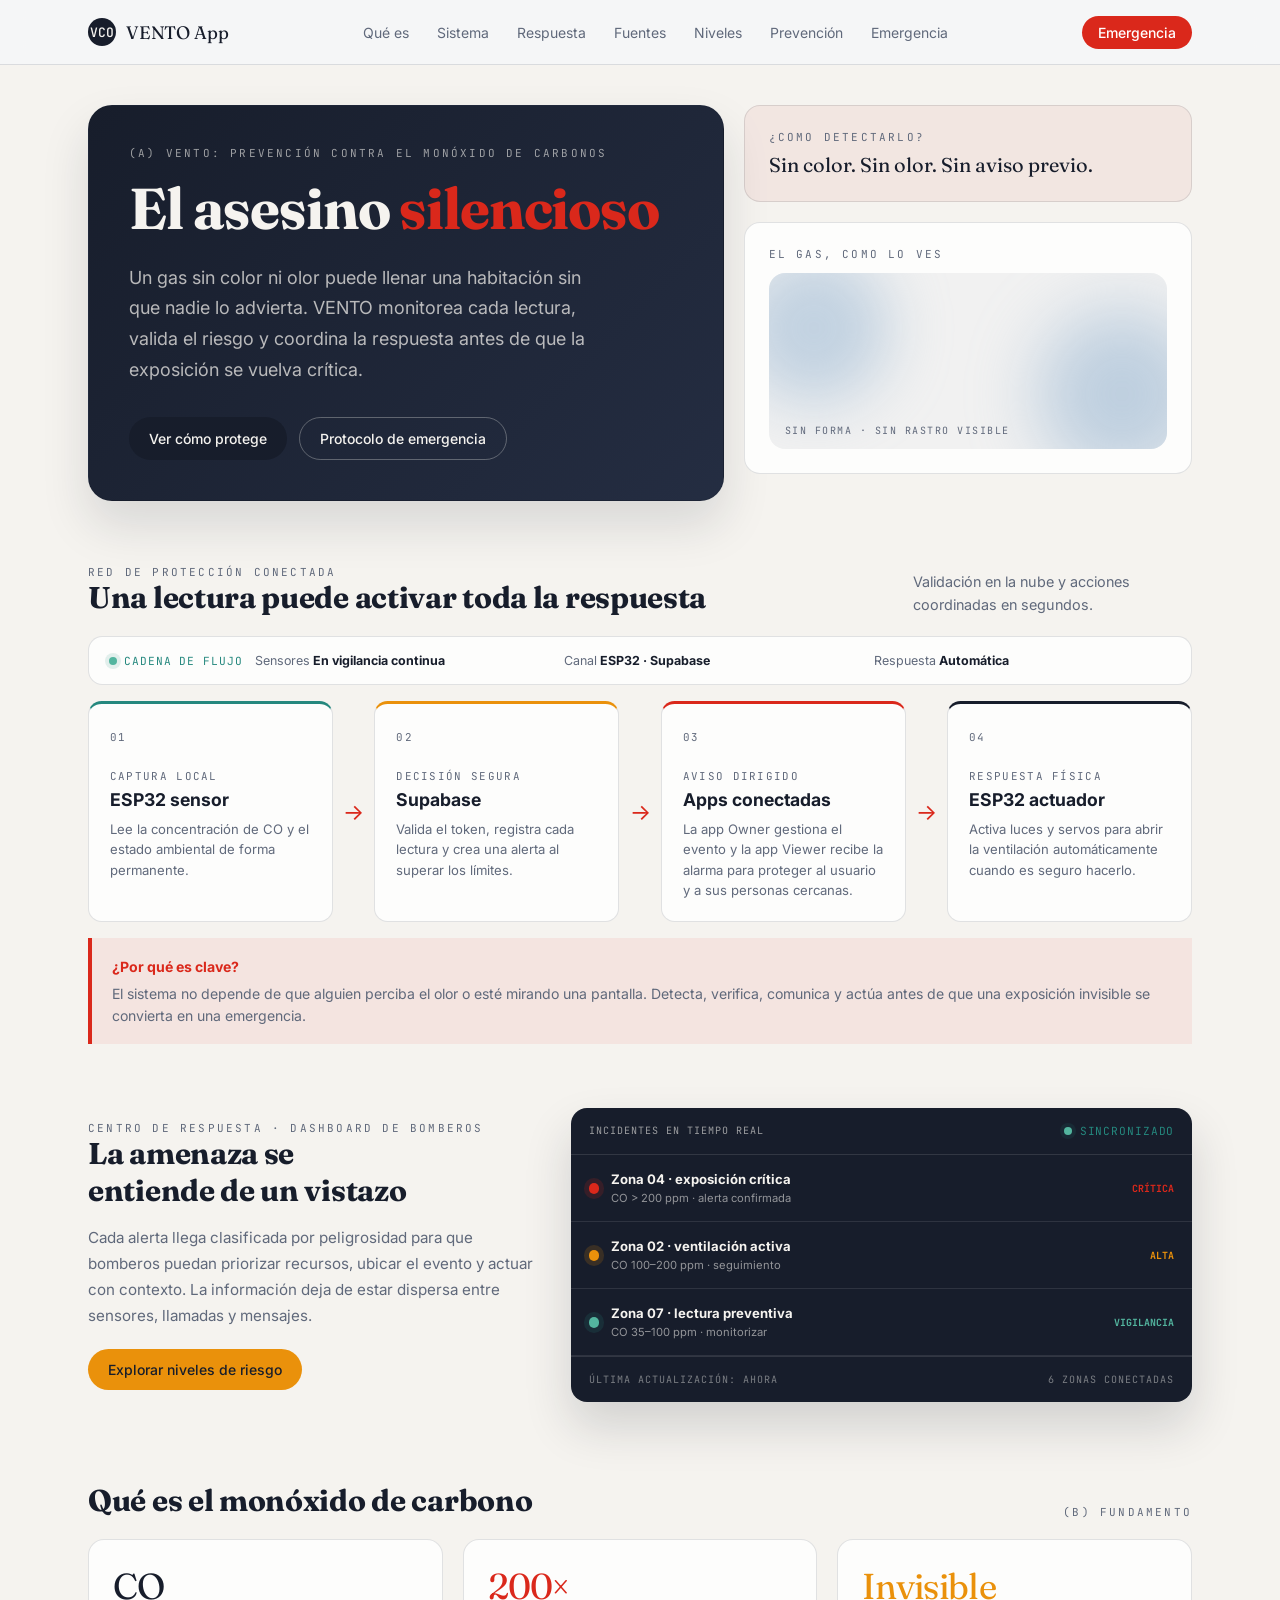
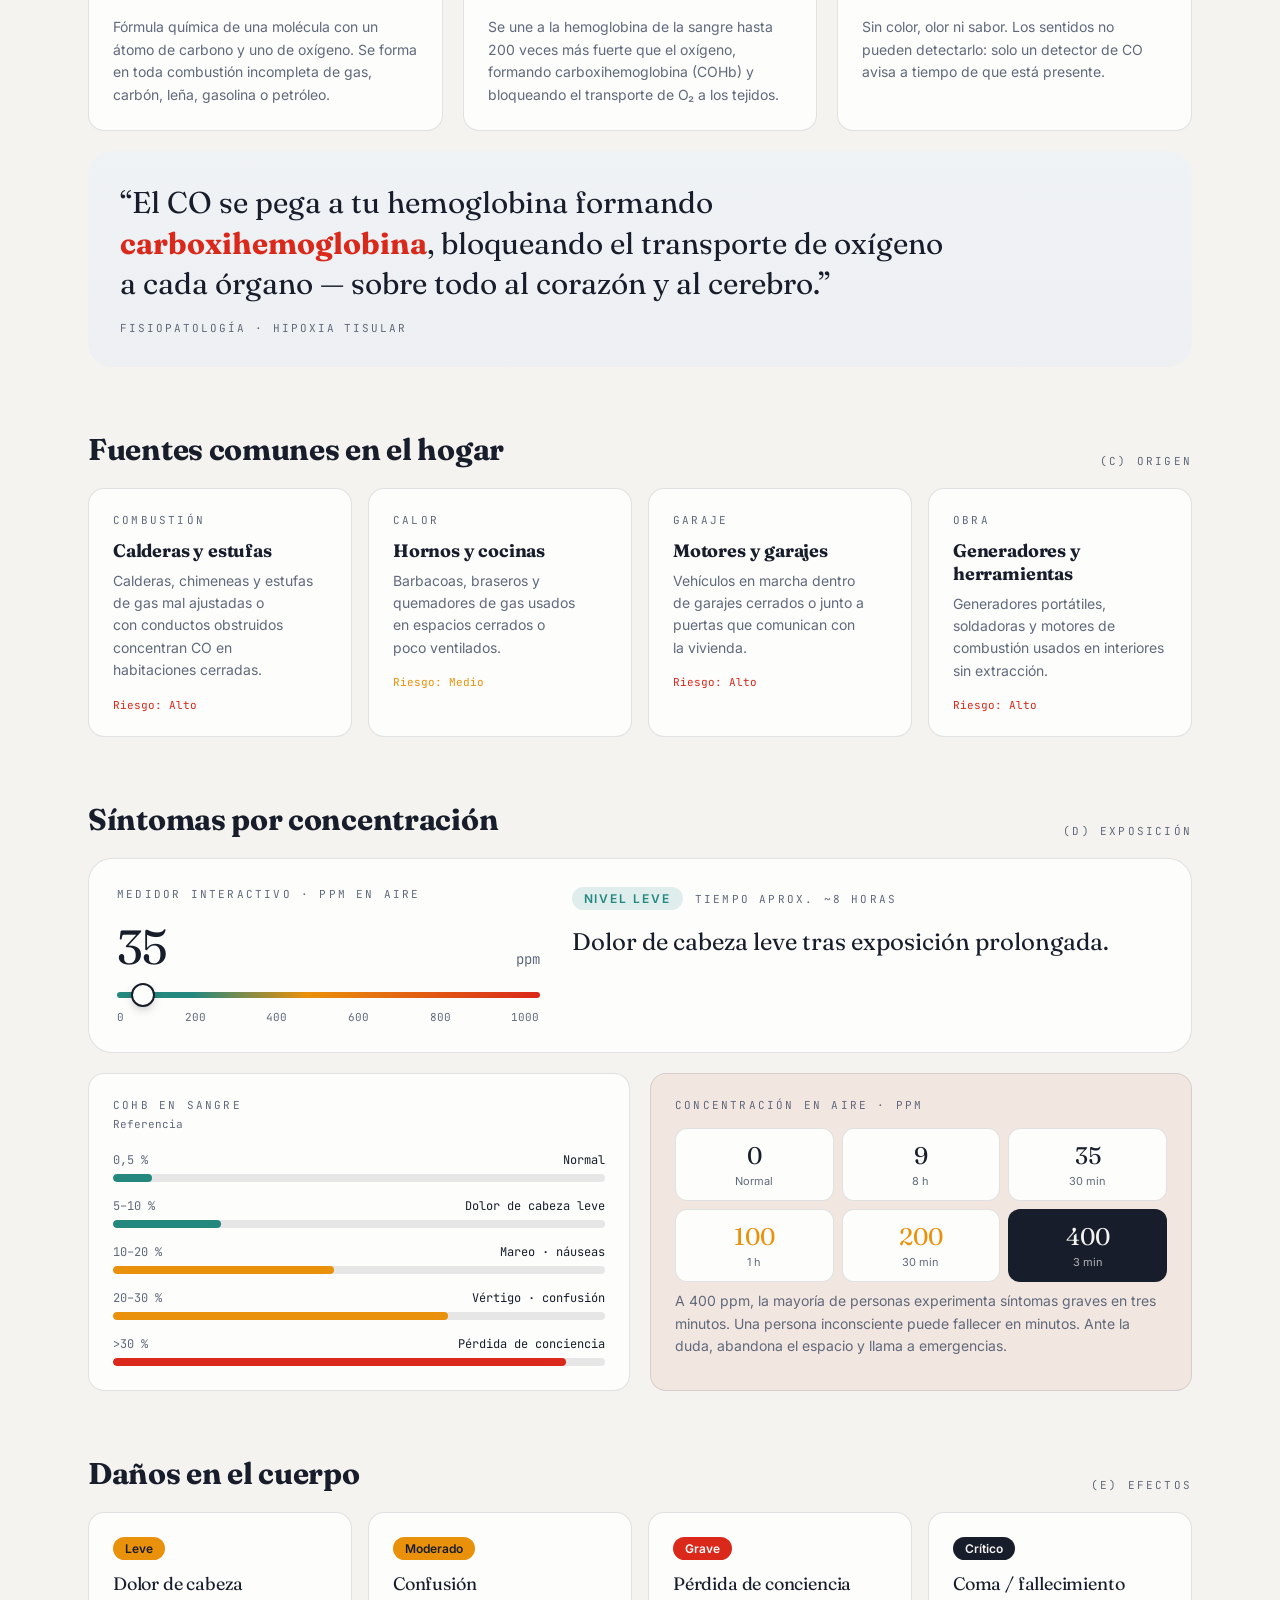
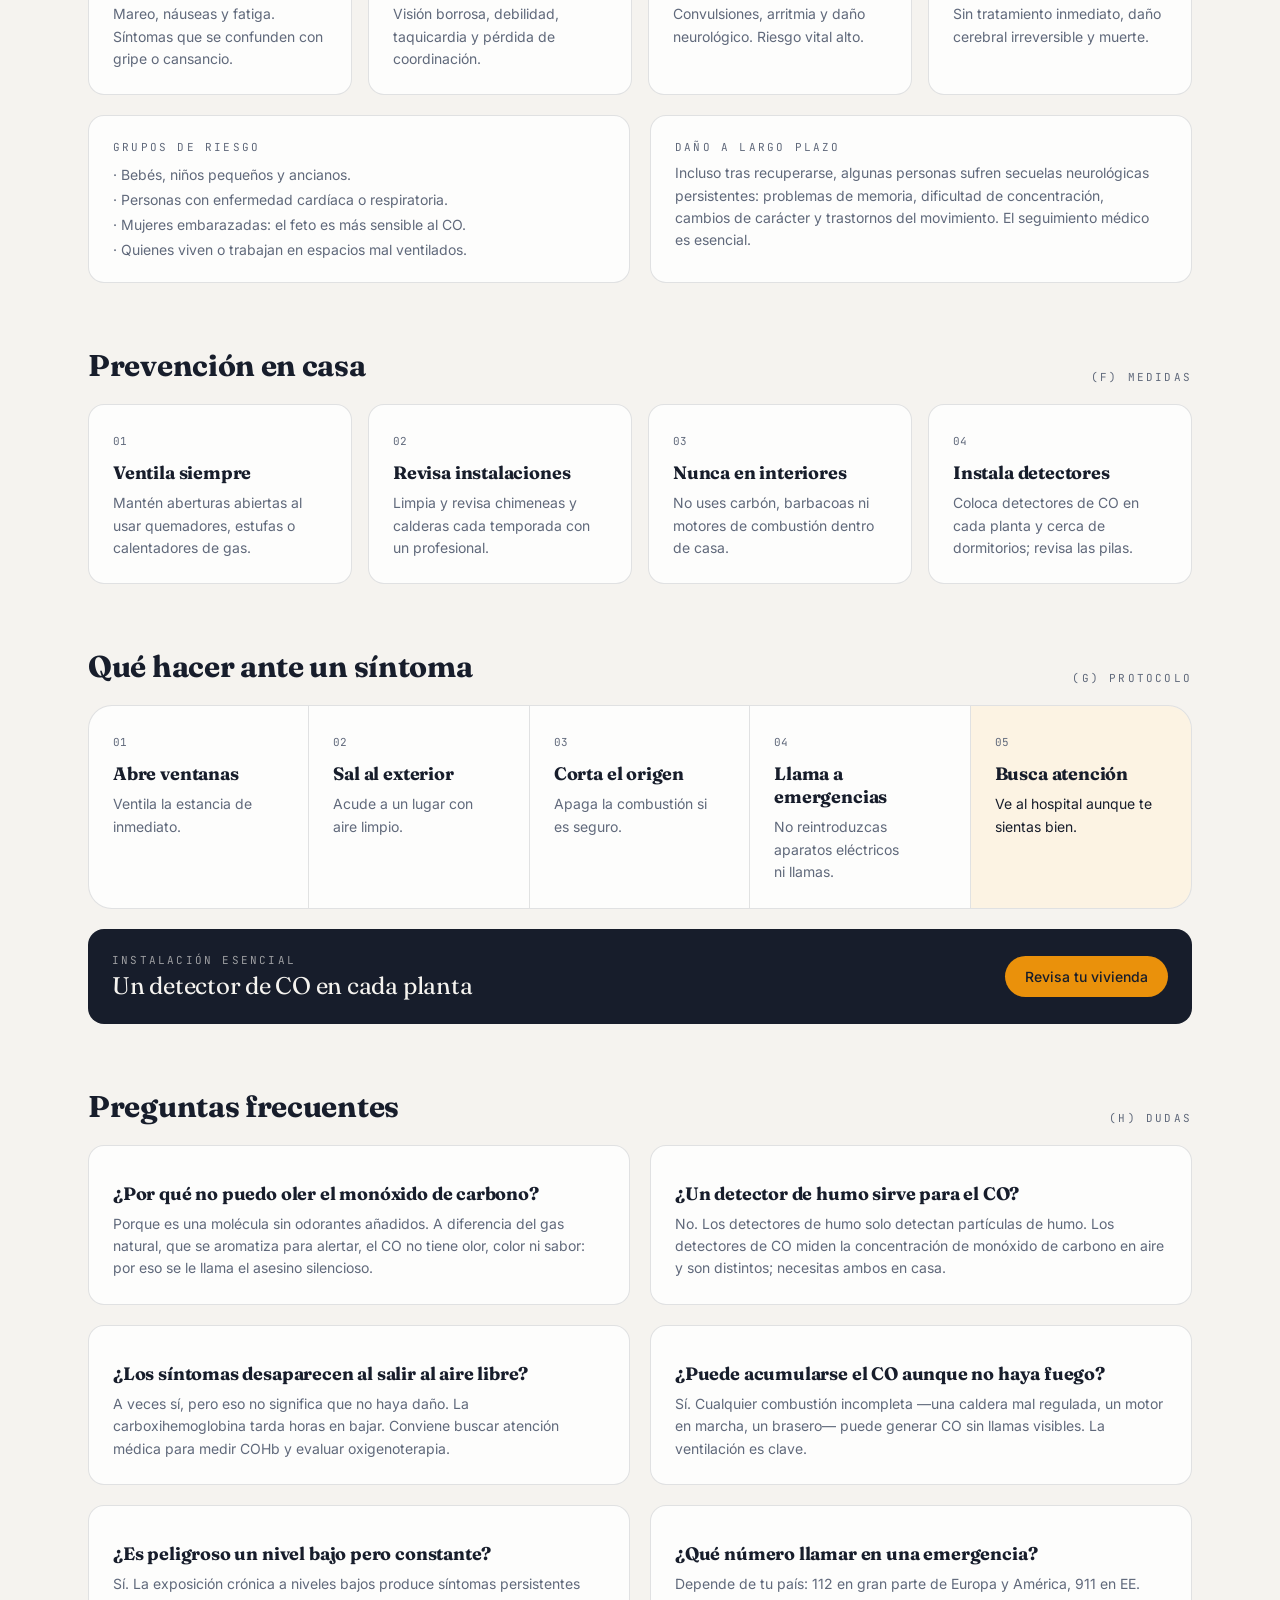
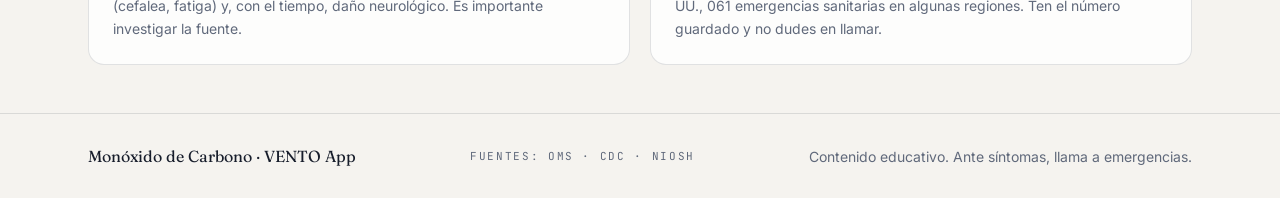
<file: index.html>
<!DOCTYPE html>
<html lang="es">
<head>
  <meta charset="UTF-8" />
  <meta name="viewport" content="width=device-width, initial-scale=1.0" />
  <title>CO Guard · Monitoreo y respuesta ante monóxido de carbono</title>
  <meta name="description" content="Plataforma conectada de monitoreo de monóxido de carbono con ESP32, Supabase, alertas para Owner y Viewer, dashboard de bomberos y ventilación automática." />
  <link rel="preconnect" href="https://fonts.googleapis.com" />
  <link rel="preconnect" href="https://fonts.gstatic.com" crossorigin />
  <link href="https://fonts.googleapis.com/css2?family=Fraunces:ital,opsz,wght@0,9..144,400;0,9..144,600;1,9..144,500;1,9..144,600&family=Inter:wght@400;500;600&family=JetBrains+Mono:wght@400;500&display=swap" rel="stylesheet" />
  <link rel="stylesheet" href="styles.css" />
</head>
<body>
  <div class="page">

    <!-- Top bar -->
    <header class="topbar">
      <div class="topbar-inner">
        <div class="brand">
          <span class="brand-badge">VCO</span>
          <span class="brand-name">VENTO App</span>
        </div>
        <nav class="nav">
          <a href="#que-es">Qué es</a>
          <a href="#sistema">Sistema</a>
          <a href="#dashboard">Respuesta</a>
          <a href="#fuentes">Fuentes</a>
          <a href="#niveles">Niveles</a>
          <a href="#prevencion">Prevención</a>
          <a href="#emergencia">Emergencia</a>
        </nav>
        <a href="#emergencia" class="btn btn-red">Emergencia</a>
      </div>
    </header>

    <main class="main">

      <!-- HERO -->
      <section id="que-es" class="hero grid-12">
        <div class="hero-card span-7">
          <p class="eyebrow">(a) VENTO: prevención contra el monóxido de carbonos</p>
          <h1 class="hero-title">El asesino <em class="em-red">silencioso</em></h1>
          <p class="hero-lead">
            Un gas sin color ni olor puede llenar una habitación sin que nadie lo
            advierta. VENTO monitorea cada lectura, valida el riesgo y coordina
            la respuesta antes de que la exposición se vuelva crítica.
          </p>
          <div class="hero-actions">
            <a href="#sistema" class="btn btn-dark">Ver cómo protege</a>
            <a href="#emergencia" class="btn btn-outline">Protocolo de emergencia</a>
          </div>
        </div>

        <div class="hero-side span-5">
          <div class="card card-red-tint">
            <p class="eyebrow text-red">¿Como detectarlo?</p>
            <p class="card-quote">Sin color. Sin olor. Sin aviso previo.</p>
          </div>
          <div class="card">
            <p class="eyebrow">El gas, como lo ves</p>
            <div class="gas-visual">
              <div class="gas-blob gas-blob-a"></div>
              <div class="gas-blob gas-blob-b"></div>
              <span class="gas-caption">Sin forma · sin rastro visible</span>
            </div>
          </div>
        </div>
      </section>

      <!-- SISTEMA -->
      <section id="sistema" class="section system-section">
        <div class="section-head">
          <div>
            <p class="eyebrow text-red">Red de protección conectada</p>
            <h2 class="section-title">Una lectura puede activar toda la respuesta</h2>
          </div>
          <p class="section-intro">Validación en la nube y acciones coordinadas en segundos.</p>
        </div>
        <div class="system-status">
          <div class="status-live"><span class="status-dot"></span> Cadena de Flujo</div>
          <div><span class="status-label">Sensores</span><strong> En vigilancia continua</strong></div>
          <div><span class="status-label">Canal</span><strong> ESP32 · Supabase</strong></div>
          <div><span class="status-label">Respuesta</span><strong> Automática</strong></div>
        </div>
        <div class="system-flow" aria-label="Flujo del sistema de detección y respuesta">
          <article class="flow-node flow-sensor">
            <span class="flow-index">01</span>
            <span class="flow-kicker">Captura local</span>
            <h3>ESP32 sensor</h3>
            <p>Lee la concentración de CO y el estado ambiental de forma permanente.</p>
          </article>
          <span class="flow-arrow" aria-hidden="true">→</span>
          <article class="flow-node flow-cloud">
            <span class="flow-index">02</span>
            <span class="flow-kicker">Decisión segura</span>
            <h3>Supabase</h3>
            <p>Valida el token, registra cada lectura y crea una alerta al superar los límites.</p>
          </article>
          <span class="flow-arrow" aria-hidden="true">→</span>
          <article class="flow-node flow-alert">
            <span class="flow-index">03</span>
            <span class="flow-kicker">Aviso dirigido</span>
            <h3>Apps conectadas</h3>
            <p>La app Owner gestiona el evento y la app Viewer recibe la alarma para proteger al usuario y a sus personas cercanas.</p>
          </article>
          <span class="flow-arrow" aria-hidden="true">→</span>
          <article class="flow-node flow-action">
            <span class="flow-index">04</span>
            <span class="flow-kicker">Respuesta física</span>
            <h3>ESP32 actuador</h3>
            <p>Activa luces y servos para abrir la ventilación automáticamente cuando es seguro hacerlo.</p>
          </article>
        </div>
        <div class="system-note">
          <strong>¿Por qué es clave?</strong>
          <span>El sistema no depende de que alguien perciba el olor o esté mirando una pantalla. Detecta, verifica, comunica y actúa antes de que una exposición invisible se convierta en una emergencia.</span>
        </div>
      </section>

      <!-- CENTRO DE RESPUESTA -->
      <section id="dashboard" class="section response-section">
        <div class="response-layout">
          <div>
            <p class="eyebrow text-amber">Centro de respuesta · Dashboard de bomberos</p>
            <h2 class="section-title">La amenaza se entiende de un vistazo</h2>
            <p class="response-copy">Cada alerta llega clasificada por peligrosidad para que bomberos puedan priorizar recursos, ubicar el evento y actuar con contexto. La información deja de estar dispersa entre sensores, llamadas y mensajes.</p>
            <a href="#niveles" class="btn btn-amber">Explorar niveles de riesgo</a>
          </div>
          <div class="dashboard-preview">
            <div class="dashboard-top"><span>INCIDENTES EN TIEMPO REAL</span><span class="dashboard-sync"><span class="status-dot"></span> sincronizado</span></div>
            <div class="threat-row threat-critical"><span class="threat-marker"></span><div><strong>Zona 04 · exposición crítica</strong><small>CO &gt; 200 ppm · alerta confirmada</small></div><b>CRÍTICA</b></div>
            <div class="threat-row threat-high"><span class="threat-marker"></span><div><strong>Zona 02 · ventilación activa</strong><small>CO 100–200 ppm · seguimiento</small></div><b>ALTA</b></div>
            <div class="threat-row threat-watch"><span class="threat-marker"></span><div><strong>Zona 07 · lectura preventiva</strong><small>CO 35–100 ppm · monitorizar</small></div><b>VIGILANCIA</b></div>
            <div class="dashboard-footer"><span>Última actualización: ahora</span><span>6 zonas conectadas</span></div>
          </div>
        </div>
      </section>

      <!-- QUÉ ES -->
      <section class="section">
        <div class="section-head">
          <h2 class="section-title">Qué es el monóxido de carbono</h2>
          <p class="eyebrow">(b) Fundamento</p>
        </div>
        <div class="grid-3">
          <div class="card">
            <p class="stat">CO</p>
            <p class="card-text">
              Fórmula química de una molécula con un átomo de carbono y uno de
              oxígeno. Se forma en toda combustión incompleta de gas, carbón,
              leña, gasolina o petróleo.
            </p>
          </div>
          <div class="card">
            <p class="stat text-red">200×</p>
            <p class="card-text">
              Se une a la hemoglobina de la sangre hasta 200 veces más fuerte que
              el oxígeno, formando carboxihemoglobina (COHb) y bloqueando el
              transporte de O₂ a los tejidos.
            </p>
          </div>
          <div class="card">
            <p class="stat text-amber">Invisible</p>
            <p class="card-text">
              Sin color, olor ni sabor. Los sentidos no pueden detectarlo: solo
              un detector de CO avisa a tiempo de que está presente.
            </p>
          </div>
        </div>
        <div class="quote-band">
          <p class="quote-text">
            “El CO se pega a tu hemoglobina formando
            <strong class="text-red">carboxihemoglobina</strong>, bloqueando el
            transporte de oxígeno a cada órgano — sobre todo al corazón y al
            cerebro.”
          </p>
          <p class="quote-note">Fisiopatología · hipoxia tisular</p>
        </div>
      </section>

      <!-- FUENTES -->
      <section id="fuentes" class="section">
        <div class="section-head">
          <h2 class="section-title">Fuentes comunes en el hogar</h2>
          <p class="eyebrow">(c) Origen</p>
        </div>
        <div class="grid-4">
          <div class="card">
            <p class="eyebrow text-amber">Combustión</p>
            <h3 class="card-title">Calderas y estufas</h3>
            <p class="card-text">
              Calderas, chimeneas y estufas de gas mal ajustadas o con conductos
              obstruidos concentran CO en habitaciones cerradas.
            </p>
            <p class="risk text-red">Riesgo: Alto</p>
          </div>
          <div class="card">
            <p class="eyebrow text-amber">Calor</p>
            <h3 class="card-title">Hornos y cocinas</h3>
            <p class="card-text">
              Barbacoas, braseros y quemadores de gas usados en espacios cerrados
              o poco ventilados.
            </p>
            <p class="risk text-amber">Riesgo: Medio</p>
          </div>
          <div class="card">
            <p class="eyebrow text-amber">Garaje</p>
            <h3 class="card-title">Motores y garajes</h3>
            <p class="card-text">
              Vehículos en marcha dentro de garajes cerrados o junto a puertas
              que comunican con la vivienda.
            </p>
            <p class="risk text-red">Riesgo: Alto</p>
          </div>
          <div class="card">
            <p class="eyebrow text-amber">Obra</p>
            <h3 class="card-title">Generadores y herramientas</h3>
            <p class="card-text">
              Generadores portátiles, soldadoras y motores de combustión usados
              en interiores sin extracción.
            </p>
            <p class="risk text-red">Riesgo: Alto</p>
          </div>
        </div>
      </section>

      <!-- NIVELES -->
      <section id="niveles" class="section">
        <div class="section-head">
          <h2 class="section-title">Síntomas por concentración</h2>
          <p class="eyebrow">(d) Exposición</p>
        </div>

        <div class="card meter-card">
          <div class="meter-grid">
            <div>
              <p class="eyebrow">Medidor interactivo · ppm en aire</p>
              <div class="meter-value">
                <span id="ppm-value" class="meter-number">35</span>
                <span class="meter-unit">ppm</span>
              </div>
              <input type="range" id="ppm-slider" min="0" max="1000" step="5" value="35"
                     class="co-range" aria-label="Concentración de monóxido de carbono en ppm" />
              <div class="meter-scale">
                <span>0</span><span>200</span><span>400</span>
                <span>600</span><span>800</span><span>1000</span>
              </div>
            </div>
            <div>
              <div class="meter-result-head">
                <span id="band-badge" class="badge badge-teal">Nivel Leve</span>
                <span id="band-time" class="eyebrow">Tiempo aprox. ~8 horas</span>
              </div>
              <p id="band-effect" class="meter-effect">
                Dolor de cabeza leve tras exposición prolongada.
              </p>
            </div>
          </div>
        </div>

        <div class="grid-2 mt">
          <div class="card">
            <div class="flex-between">
              <p class="eyebrow">COHb en sangre</p>
              <span class="mono-note">Referencia</span>
            </div>
            <div class="bars">
              <div class="bar-row">
                <div class="bar-labels"><span class="text-muted">0,5 %</span><span>Normal</span></div>
                <div class="bar-track"><div class="bar-fill bg-teal" style="width:8%; animation-delay:.05s"></div></div>
              </div>
              <div class="bar-row">
                <div class="bar-labels"><span class="text-muted">5–10 %</span><span>Dolor de cabeza leve</span></div>
                <div class="bar-track"><div class="bar-fill bg-teal" style="width:22%; animation-delay:.12s"></div></div>
              </div>
              <div class="bar-row">
                <div class="bar-labels"><span class="text-muted">10–20 %</span><span>Mareo · náuseas</span></div>
                <div class="bar-track"><div class="bar-fill bg-amber" style="width:45%; animation-delay:.19s"></div></div>
              </div>
              <div class="bar-row">
                <div class="bar-labels"><span class="text-muted">20–30 %</span><span>Vértigo · confusión</span></div>
                <div class="bar-track"><div class="bar-fill bg-amber" style="width:68%; animation-delay:.26s"></div></div>
              </div>
              <div class="bar-row">
                <div class="bar-labels"><span class="text-muted">&gt;30 %</span><span>Pérdida de conciencia</span></div>
                <div class="bar-track"><div class="bar-fill bg-red" style="width:92%; animation-delay:.33s"></div></div>
              </div>
            </div>
          </div>

          <div class="card card-red-tint">
            <p class="eyebrow">Concentración en aire · ppm</p>
            <div class="ppm-grid">
              <div class="ppm-cell"><div class="ppm-value">0</div><div class="ppm-sub text-muted">Normal</div></div>
              <div class="ppm-cell"><div class="ppm-value">9</div><div class="ppm-sub text-muted">8 h</div></div>
              <div class="ppm-cell"><div class="ppm-value">35</div><div class="ppm-sub text-muted">30 min</div></div>
              <div class="ppm-cell"><div class="ppm-value text-amber">100</div><div class="ppm-sub text-muted">1 h</div></div>
              <div class="ppm-cell"><div class="ppm-value text-amber">200</div><div class="ppm-sub text-muted">30 min</div></div>
              <div class="ppm-cell ppm-cell-dark"><div class="ppm-value">400</div><div class="ppm-sub">3 min</div></div>
            </div>
            <p class="card-text mt">
              A 400 ppm, la mayoría de personas experimenta síntomas graves en
              tres minutos. Una persona inconsciente puede fallecer en minutos.
              Ante la duda, abandona el espacio y llama a emergencias.
            </p>
          </div>
        </div>
      </section>

      <!-- DAÑOS -->
      <section id="danhos" class="section">
        <div class="section-head">
          <h2 class="section-title">Daños en el cuerpo</h2>
          <p class="eyebrow">(e) Efectos</p>
        </div>
        <div class="grid-4">
          <div class="card">
            <span class="chip chip-amber">Leve</span>
            <p class="card-title">Dolor de cabeza</p>
            <p class="card-text">Mareo, náuseas y fatiga. Síntomas que se confunden con gripe o cansancio.</p>
          </div>
          <div class="card">
            <span class="chip chip-amber">Moderado</span>
            <p class="card-title">Confusión</p>
            <p class="card-text">Visión borrosa, debilidad, taquicardia y pérdida de coordinación.</p>
          </div>
          <div class="card">
            <span class="chip chip-red">Grave</span>
            <p class="card-title">Pérdida de conciencia</p>
            <p class="card-text">Convulsiones, arritmia y daño neurológico. Riesgo vital alto.</p>
          </div>
          <div class="card">
            <span class="chip chip-dark">Crítico</span>
            <p class="card-title">Coma / fallecimiento</p>
            <p class="card-text">Sin tratamiento inmediato, daño cerebral irreversible y muerte.</p>
          </div>
        </div>
        <div class="grid-2 mt">
          <div class="card">
            <p class="eyebrow">Grupos de riesgo</p>
            <ul class="risk-list">
              <li>· Bebés, niños pequeños y ancianos.</li>
              <li>· Personas con enfermedad cardíaca o respiratoria.</li>
              <li>· Mujeres embarazadas: el feto es más sensible al CO.</li>
              <li>· Quienes viven o trabajan en espacios mal ventilados.</li>
            </ul>
          </div>
          <div class="card">
            <p class="eyebrow">Daño a largo plazo</p>
            <p class="card-text">
              Incluso tras recuperarse, algunas personas sufren secuelas
              neurológicas persistentes: problemas de memoria, dificultad de
              concentración, cambios de carácter y trastornos del movimiento.
              El seguimiento médico es esencial.
            </p>
          </div>
        </div>
      </section>

      <!-- PREVENCIÓN -->
      <section id="prevencion" class="section">
        <div class="section-head">
          <h2 class="section-title">Prevención en casa</h2>
          <p class="eyebrow">(f) Medidas</p>
        </div>
        <div class="grid-4">
          <div class="card">
            <span class="mono-note">01</span>
            <h3 class="card-title">Ventila siempre</h3>
            <p class="card-text">Mantén aberturas abiertas al usar quemadores, estufas o calentadores de gas.</p>
          </div>
          <div class="card">
            <span class="mono-note">02</span>
            <h3 class="card-title">Revisa instalaciones</h3>
            <p class="card-text">Limpia y revisa chimeneas y calderas cada temporada con un profesional.</p>
          </div>
          <div class="card">
            <span class="mono-note">03</span>
            <h3 class="card-title">Nunca en interiores</h3>
            <p class="card-text">No uses carbón, barbacoas ni motores de combustión dentro de casa.</p>
          </div>
          <div class="card">
            <span class="mono-note">04</span>
            <h3 class="card-title">Instala detectores</h3>
            <p class="card-text">Coloca detectores de CO en cada planta y cerca de dormitorios; revisa las pilas.</p>
          </div>
        </div>
      </section>

      <!-- EMERGENCIA -->
      <section id="emergencia" class="section">
        <div class="section-head">
          <h2 class="section-title">Qué hacer ante un síntoma</h2>
          <p class="eyebrow">(g) Protocolo</p>
        </div>
        <div class="steps">
          <div class="step"><span class="mono-note">01</span><h3 class="card-title">Abre ventanas</h3><p class="card-text">Ventila la estancia de inmediato.</p></div>
          <div class="step"><span class="mono-note">02</span><h3 class="card-title">Sal al exterior</h3><p class="card-text">Acude a un lugar con aire limpio.</p></div>
          <div class="step"><span class="mono-note">03</span><h3 class="card-title">Corta el origen</h3><p class="card-text">Apaga la combustión si es seguro.</p></div>
          <div class="step"><span class="mono-note">04</span><h3 class="card-title">Llama a emergencias</h3><p class="card-text">No reintroduzcas aparatos eléctricos ni llamas.</p></div>
          <div class="step step-highlight"><span class="mono-note text-amber">05</span><h3 class="card-title">Busca atención</h3><p class="card-text step-text-strong">Ve al hospital aunque te sientas bien.</p></div>
        </div>
        <div class="cta-band">
          <div>
            <p class="eyebrow cta-eyebrow">Instalación esencial</p>
            <p class="cta-title">Un detector de CO en cada planta</p>
          </div>
          <a href="#que-es" class="btn btn-amber">Revisa tu vivienda</a>
        </div>
      </section>

      <!-- FAQ -->
      <section id="faq" class="section">
        <div class="section-head">
          <h2 class="section-title">Preguntas frecuentes</h2>
          <p class="eyebrow">(h) Dudas</p>
        </div>
        <div class="grid-2">
          <div class="card">
            <h3 class="card-title">¿Por qué no puedo oler el monóxido de carbono?</h3>
            <p class="card-text">Porque es una molécula sin odorantes añadidos. A diferencia del gas natural, que se aromatiza para alertar, el CO no tiene olor, color ni sabor: por eso se le llama el asesino silencioso.</p>
          </div>
          <div class="card">
            <h3 class="card-title">¿Un detector de humo sirve para el CO?</h3>
            <p class="card-text">No. Los detectores de humo solo detectan partículas de humo. Los detectores de CO miden la concentración de monóxido de carbono en aire y son distintos; necesitas ambos en casa.</p>
          </div>
          <div class="card">
            <h3 class="card-title">¿Los síntomas desaparecen al salir al aire libre?</h3>
            <p class="card-text">A veces sí, pero eso no significa que no haya daño. La carboxihemoglobina tarda horas en bajar. Conviene buscar atención médica para medir COHb y evaluar oxigenoterapia.</p>
          </div>
          <div class="card">
            <h3 class="card-title">¿Puede acumularse el CO aunque no haya fuego?</h3>
            <p class="card-text">Sí. Cualquier combustión incompleta —una caldera mal regulada, un motor en marcha, un brasero— puede generar CO sin llamas visibles. La ventilación es clave.</p>
          </div>
          <div class="card">
            <h3 class="card-title">¿Es peligroso un nivel bajo pero constante?</h3>
            <p class="card-text">Sí. La exposición crónica a niveles bajos produce síntomas persistentes (cefalea, fatiga) y, con el tiempo, daño neurológico. Es importante investigar la fuente.</p>
          </div>
          <div class="card">
            <h3 class="card-title">¿Qué número llamar en una emergencia?</h3>
            <p class="card-text">Depende de tu país: 112 en gran parte de Europa y América, 911 en EE. UU., 061 emergencias sanitarias en algunas regiones. Ten el número guardado y no dudes en llamar.</p>
          </div>
        </div>
      </section>

    </main>

    <footer class="footer">
      <div class="footer-inner">
        <span class="footer-brand">Monóxido de Carbono · VENTO App</span>
        <span class="footer-sources">Fuentes: OMS · CDC · NIOSH</span>
        <span>Contenido educativo. Ante síntomas, llama a emergencias.</span>
      </div>
    </footer>

  </div>
  <script src="script.js"></script>
</body>
</html>
</file>
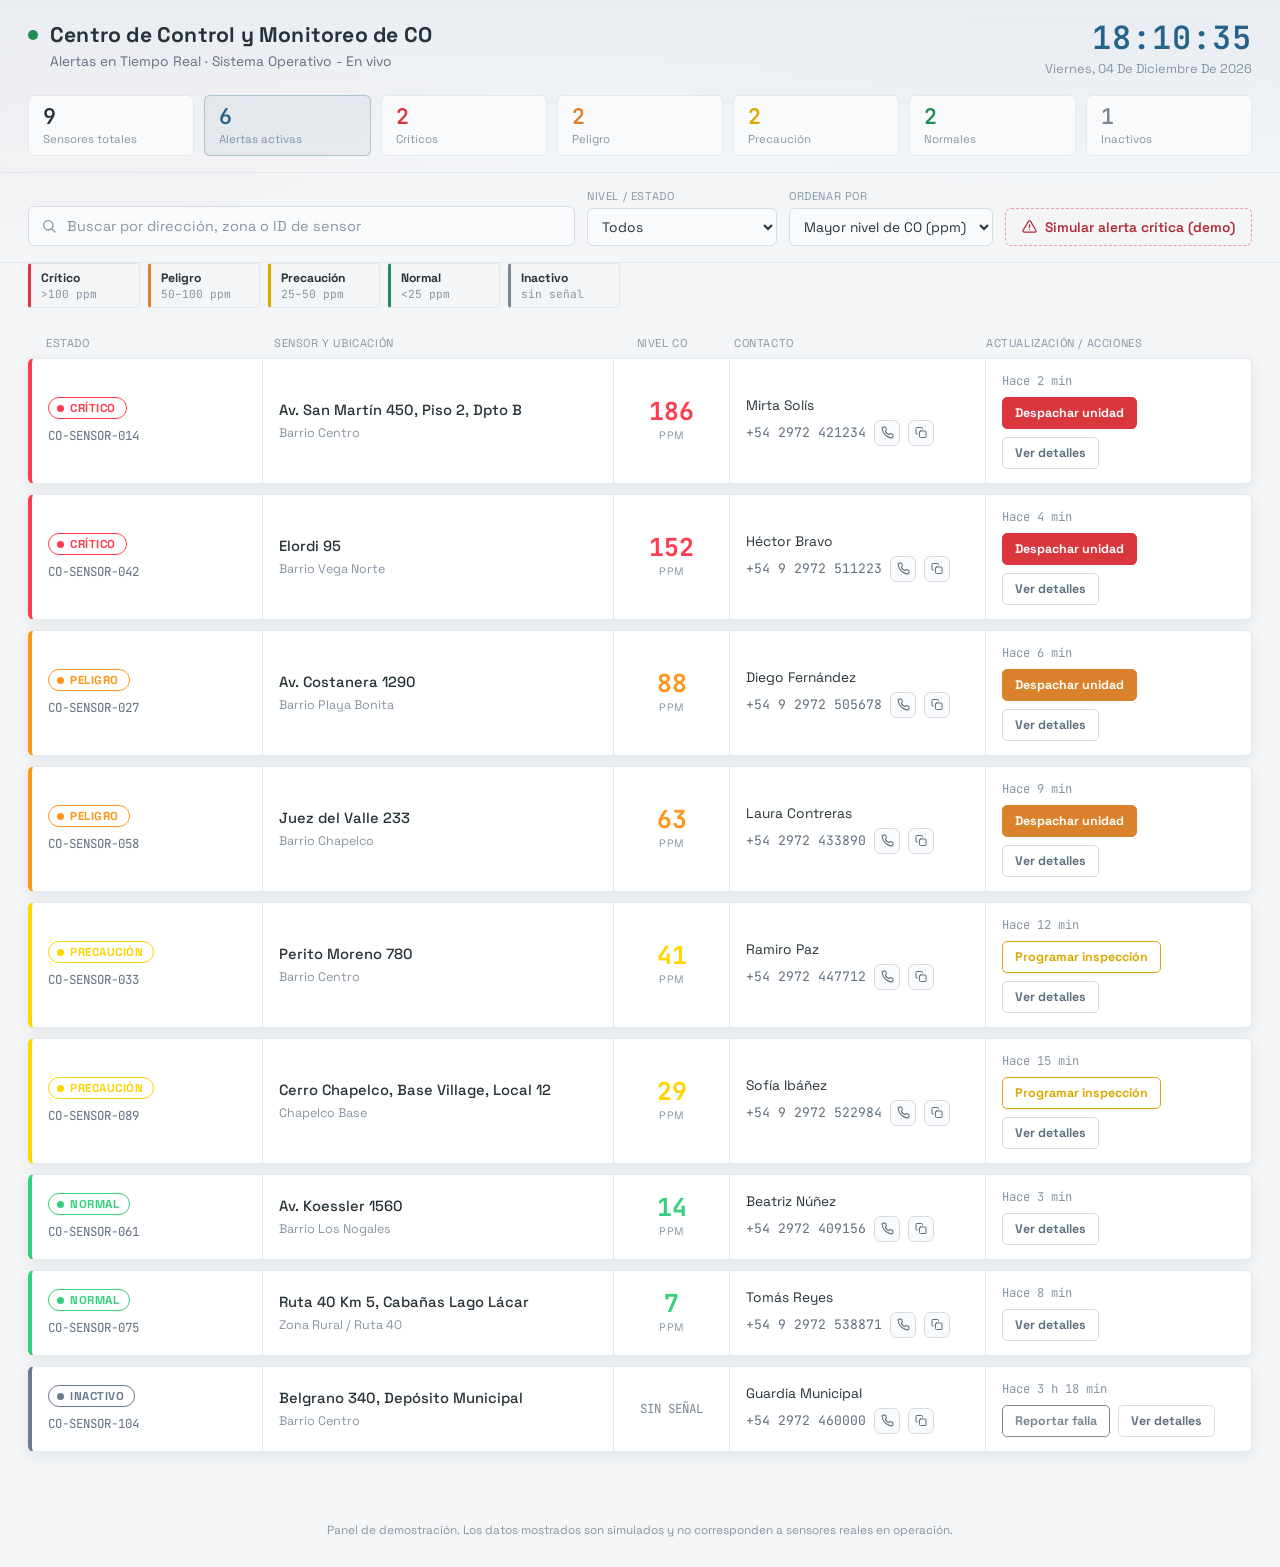
<file: demo/index.html>
<!DOCTYPE html>
<html lang="es">
<head>
<meta charset="UTF-8" />
<meta name="viewport" content="width=device-width, initial-scale=1.0" />
<title>Centro de Control CO · Monitoreo en Tiempo Real</title>
<link rel="preconnect" href="https://fonts.googleapis.com">
<link rel="preconnect" href="https://fonts.gstatic.com" crossorigin>
<link href="https://fonts.googleapis.com/css2?family=Space+Grotesk:wght@400;500;600;700&family=JetBrains+Mono:wght@400;500;600;700&display=swap" rel="stylesheet">
<style>
  :root{
    --bg: #F3F5F7;
    --bg-2: #E9EDF2;
    --panel: #FFFFFF;
    --panel-2: #F8FAFC;
    --border: #D5DCE3;
    --border-soft: #E3E8ED;
    --text: #263238;
    --text-dim: #607080;
    --text-mute: #8795A3;
    --cyan: #25638A;
    --critical: #D9363E;
    --danger: #D9822B;
    --caution: #D9A900;
    --normal: #238B57;
    --offline: #7B8794;
    --radius-sm: 3px;
    --radius-md: 6px;
    --font-display: 'Space Grotesk', system-ui, sans-serif;
    --font-mono: 'JetBrains Mono', ui-monospace, monospace;
    --shadow-panel: 0 1px 0 rgba(255,255,255,0.9) inset, 0 4px 14px rgba(38,50,56,0.08);
  }

  *{box-sizing:border-box;}
  html,body{margin:0;padding:0;}
  body{
    background:
      radial-gradient(1100px 600px at 85% -10%, rgba(37,99,138,0.06), transparent 60%),
      radial-gradient(900px 500px at 5% 0%, rgba(217,54,62,0.04), transparent 55%),
      var(--bg);
    color:var(--text);
    font-family:var(--font-display);
    min-height:100vh;
    -webkit-font-smoothing:antialiased;
  }
  h1,h2,h3{font-family:var(--font-display); margin:0;}
  button, input, select{font-family:inherit;}
  ::selection{background:rgba(37,99,138,0.16); color:#fff;}

  a{color:inherit;}

  :focus-visible{
    outline:2px solid var(--cyan);
    outline-offset:2px;
    border-radius:2px;
  }

  /* ---------- Alert banner ---------- */
  .alert-banner{
    position:fixed;
    top:0; left:0; right:0;
    z-index:80;
    transform:translateY(-100%);
    transition:transform .35s ease;
    background:linear-gradient(90deg, #FBEAEC, #F8D9DD 45%, #FBEAEC);
    border-bottom:1px solid rgba(217,54,62,0.35);
    color:#8F2530;
    padding:12px 20px;
    display:flex;
    align-items:center;
    gap:10px;
    font-size:0.92rem;
    font-weight:600;
    letter-spacing:.2px;
  }
  .alert-banner.show{ transform:translateY(0); }
  .alert-banner .dot{
    width:9px; height:9px; border-radius:50%;
    background:var(--critical);
    box-shadow:0 0 0 0 rgba(217,54,62,0.55);
    animation:bannerPulse 1s infinite;
    flex:0 0 auto;
  }
  @keyframes bannerPulse{
    0%{box-shadow:0 0 0 0 rgba(217,54,62,0.45);}
    70%{box-shadow:0 0 0 9px rgba(255,59,78,0);}
    100%{box-shadow:0 0 0 0 rgba(255,59,78,0);}
  }

  /* ---------- Header ---------- */
  .topbar{
    padding:22px 28px 16px;
    border-bottom:1px solid var(--border-soft);
    background:linear-gradient(180deg, var(--bg-2), transparent);
    position:sticky;
    top:0;
    z-index:40;
    backdrop-filter:blur(10px);
  }
  .topbar-main{
    display:flex;
    align-items:flex-start;
    justify-content:space-between;
    gap:20px;
    flex-wrap:wrap;
  }
  .brand{ display:flex; align-items:flex-start; gap:12px; }
  .live-dot{
    width:10px; height:10px; border-radius:50%;
    background:var(--normal);
    margin-top:8px;
    flex:0 0 auto;
    box-shadow:0 0 0 0 rgba(35,139,87,0.35);
    animation:livePulse 2s infinite;
  }
  @keyframes livePulse{
    0%{box-shadow:0 0 0 0 rgba(35,139,87,0.30);}
    70%{box-shadow:0 0 0 8px rgba(52,209,124,0);}
    100%{box-shadow:0 0 0 0 rgba(52,209,124,0);}
  }
  @media (prefers-reduced-motion: reduce){
    .live-dot, .alert-banner .dot, .is-critical{ animation:none !important; }
  }
  .brand h1{
    font-size:1.32rem;
    font-weight:700;
    letter-spacing:.2px;
    line-height:1.25;
  }
  .brand-sub{
    margin:4px 0 0;
    color:var(--text-dim);
    font-size:0.86rem;
  }
  .clock-block{ text-align:right; }
  .clock-time{
    font-family:var(--font-mono);
    font-size:2rem;
    font-weight:600;
    letter-spacing:1px;
    color:var(--cyan);
    line-height:1;
  }
  .clock-date{
    margin-top:6px;
    font-size:0.8rem;
    color:var(--text-mute);
    text-transform:capitalize;
  }

  .stats-row{
    display:flex;
    flex-wrap:wrap;
    gap:10px;
    margin-top:18px;
  }
  .stat{
    background:var(--panel-2);
    border:1px solid var(--border-soft);
    border-radius:var(--radius-md);
    padding:9px 14px;
    min-width:104px;
    flex:1 1 104px;
  }
  .stat-value{
    display:block;
    font-family:var(--font-mono);
    font-size:1.35rem;
    font-weight:600;
    line-height:1.1;
  }
  .stat-label{
    display:block;
    margin-top:3px;
    font-size:0.72rem;
    color:var(--text-mute);
  }
  .stat--total{ border-color:var(--border-soft); }
  .stat--total .stat-value{ color:var(--text); }
  .stat--active{ border-color:rgba(37,99,138,0.28); background:rgba(37,99,138,0.06); }
  .stat--active .stat-value{ color:var(--cyan); }
  .stat--critical .stat-value{ color:var(--critical); }
  .stat--danger .stat-value{ color:var(--danger); }
  .stat--caution .stat-value{ color:var(--caution); }
  .stat--normal .stat-value{ color:var(--normal); }
  .stat--offline .stat-value{ color:var(--offline); }

  /* ---------- Toolbar ---------- */
  .toolbar{
    display:flex;
    flex-wrap:wrap;
    align-items:end;
    gap:12px;
    padding:16px 28px;
    border-bottom:1px solid var(--border-soft);
  }
  .search-field{
    flex:2 1 260px;
    display:flex;
    align-items:center;
    gap:8px;
    background:var(--panel-2);
    border:1px solid var(--border);
    border-radius:var(--radius-md);
    padding:9px 12px;
  }
  .search-field svg{ flex:0 0 auto; color:var(--text-mute); }
  .search-field input{
    border:0; background:transparent; outline:none;
    color:var(--text); font-size:0.9rem; width:100%;
  }
  .search-field input::placeholder{ color:var(--text-mute); }

  .select-field{
    flex:0 1 190px;
    display:flex; flex-direction:column; gap:5px;
  }
  .select-field span{
    font-size:0.7rem;
    color:var(--text-mute);
    text-transform:uppercase;
    letter-spacing:.6px;
  }
  .select-field select{
    background:var(--panel-2);
    border:1px solid var(--border);
    color:var(--text);
    padding:8px 10px;
    border-radius:var(--radius-md);
    font-size:0.86rem;
  }

  .btn{
    display:inline-flex; align-items:center; gap:8px;
    border-radius:var(--radius-md);
    padding:9px 16px;
    font-size:0.86rem;
    font-weight:600;
    cursor:pointer;
    border:1px solid transparent;
    transition:filter .12s ease, transform .05s ease;
    white-space:nowrap;
  }
  .btn:active{ transform:translateY(1px); }
  .btn:hover{ filter:brightness(1.12); }

  .btn-simulate{
    margin-left:auto;
    background:transparent;
    border:1px dashed rgba(217,54,62,0.45);
    color:#B02A35;
  }
  .btn-simulate svg{ flex:0 0 auto; }

  /* ---------- Legend ---------- */
  .legend{
    display:flex; flex-wrap:wrap; gap:8px;
    padding:0 28px 16px;
  }
  .legend-pill{
    display:flex; flex-direction:column;
    border:1px solid var(--border-soft);
    border-left:3px solid var(--pill-c, var(--text-mute));
    border-radius:var(--radius-sm);
    padding:6px 10px;
    min-width:112px;
  }
  .legend-pill strong{ font-size:0.76rem; color:var(--text); }
  .legend-pill span{ font-family:var(--font-mono); font-size:0.7rem; color:var(--text-mute); margin-top:1px; }

  /* ---------- Content / table head ---------- */
  .content{ padding:4px 28px 60px; }

  .table-head{
    display:flex;
    gap:14px;
    padding:8px 18px;
    font-size:0.7rem;
    letter-spacing:.6px;
    text-transform:uppercase;
    color:var(--text-mute);
  }
  .table-head span{ display:block; }
  .col-status{ flex:1 1 176px; }
  .col-location{ flex:2 1 240px; }
  .col-ppm{ flex:0 0 116px; text-align:center; }
  .col-contact{ flex:1 1 200px; }
  .col-meta{ flex:1 1 210px; }

  .sensor-grid{
    display:flex; flex-direction:column; gap:10px;
  }

  .sensor-card{
    --status-c: var(--offline);
    display:flex; flex-wrap:wrap;
    align-items:stretch;
    background:var(--panel);
    border:1px solid var(--border-soft);
    border-left:4px solid var(--status-c);
    border-radius:var(--radius-md);
    box-shadow:var(--shadow-panel);
    overflow:hidden;
  }
  .sensor-card.is-critical{
    animation:cardGlow 2.2s ease-in-out infinite;
  }
  @keyframes cardGlow{
    0%,100%{ box-shadow:var(--shadow-panel), 0 0 0 0 rgba(255,59,78,0); }
    50%{ box-shadow:var(--shadow-panel), 0 0 22px 1px rgba(217,54,62,0.16); }
  }
  .sensor-card.just-added{ animation:cardIntro .5s ease; }
  @keyframes cardIntro{
    from{ opacity:0; transform:translateY(-6px); }
    to{ opacity:1; transform:translateY(0); }
  }

  .card-cell{
    padding:14px 16px;
    border-right:1px solid var(--border-soft);
    display:flex;
    flex-direction:column;
    justify-content:center;
    gap:4px;
  }
  .card-cell:last-child{ border-right:none; }

  .field-label{
    display:none;
    font-size:0.65rem;
    letter-spacing:.5px;
    text-transform:uppercase;
    color:var(--text-mute);
  }

  .col-status{ flex:1 1 176px; gap:8px; }
  .status-pill{
    align-self:flex-start;
    display:inline-flex; align-items:center; gap:6px;
    border:1px solid var(--status-c);
    color:var(--status-c);
    border-radius:20px;
    padding:3px 10px 3px 8px;
    font-size:0.72rem;
    font-weight:700;
    letter-spacing:.5px;
    text-transform:uppercase;
  }
  .status-pill .sw{ width:7px; height:7px; border-radius:50%; background:var(--status-c); }
  .sensor-id{
    font-family:var(--font-mono);
    font-size:0.78rem;
    color:var(--text-dim);
  }

  .col-location{ flex:2 1 240px; }
  .address{ font-size:0.92rem; font-weight:500; color:var(--text); line-height:1.35; }
  .zone{ font-size:0.78rem; color:var(--text-mute); }

  .col-ppm{ flex:0 0 116px; align-items:center; text-align:center; }
  .ppm-value{
    font-family:var(--font-mono);
    font-size:1.55rem;
    font-weight:700;
    color:var(--status-c);
    line-height:1;
  }
  .ppm-value.flash{ animation:flashUpdate .9s ease; }
  @keyframes flashUpdate{
    0%{ text-shadow:0 0 14px var(--status-c); }
    100%{ text-shadow:0 0 0 transparent; }
  }
  .ppm-unit{ font-size:0.68rem; color:var(--text-mute); letter-spacing:.5px; }
  .ppm-offline-tag{ font-family:var(--font-mono); font-size:0.78rem; color:var(--offline); }

  .col-contact{ flex:1 1 200px; }
  .contact-name{ font-size:0.86rem; color:var(--text); }
  .contact-row{ display:flex; align-items:center; gap:8px; margin-top:2px; }
  .contact-phone{ font-family:var(--font-mono); font-size:0.82rem; color:var(--text-dim); }
  .icon-btn{
    display:inline-flex; align-items:center; justify-content:center;
    width:26px; height:26px;
    border-radius:6px;
    border:1px solid var(--border);
    background:var(--panel-2);
    color:var(--text-dim);
    cursor:pointer;
    flex:0 0 auto;
  }
  .icon-btn:hover{ color:var(--cyan); border-color:rgba(37,99,138,0.35); }
  .icon-btn.call-btn:hover{ color:var(--normal); border-color:rgba(35,139,87,0.3); }

  .col-meta{ flex:1 1 210px; gap:8px; }
  .updated-text{ font-family:var(--font-mono); font-size:0.76rem; color:var(--text-mute); }
  .meta-actions{ display:flex; flex-wrap:wrap; gap:8px; }

  .btn-action{
    padding:7px 12px;
    font-size:0.78rem;
    border-radius:5px;
    font-weight:700;
  }
  .btn-solid-critical{ background:var(--critical); color:#FFFFFF; border-color:var(--critical); }
  .btn-solid-danger{ background:var(--danger); color:#FFFFFF; border-color:var(--danger); }
  .btn-outline-caution{ background:transparent; color:var(--caution); border:1px solid var(--caution); }
  .btn-outline-offline{ background:transparent; color:var(--offline); border:1px solid var(--offline); }
  .btn-ghost{ background:transparent; color:var(--text-dim); border:1px solid var(--border); }
  .btn-ghost:hover{ color:var(--text); border-color:var(--cyan); }
  .action-done{
    font-size:0.76rem;
    color:var(--text-dim);
    display:inline-flex;
    align-items:center;
    gap:6px;
  }
  .action-done svg{ color:var(--normal); }

  .empty-state{
    text-align:center;
    color:var(--text-mute);
    padding:60px 20px;
    font-size:0.9rem;
    border:1px dashed var(--border);
    border-radius:var(--radius-md);
  }
  .hidden{ display:none !important; }

  /* ---------- Modal ---------- */
  .modal-overlay{
    position:fixed; inset:0;
    background:rgba(38,50,56,0.38);
    backdrop-filter:blur(3px);
    display:flex; align-items:center; justify-content:center;
    z-index:90;
    padding:20px;
  }
  .modal{
    width:100%; max-width:560px;
    max-height:85vh;
    overflow-y:auto;
    background:var(--panel);
    border:1px solid var(--border);
    border-radius:10px;
    padding:26px;
    position:relative;
    box-shadow:0 20px 60px rgba(38,50,56,0.18);
  }
  .modal-close{
    position:absolute; top:14px; right:14px;
    width:30px; height:30px;
    border-radius:6px;
    background:var(--panel-2);
    border:1px solid var(--border);
    color:var(--text-dim);
    font-size:1.1rem;
    cursor:pointer;
    line-height:1;
  }
  .modal-close:hover{ color:var(--text); }
  .modal-status-row{ display:flex; align-items:center; gap:10px; margin-bottom:6px; }
  .modal h2{ font-size:1.15rem; margin-bottom:2px; }
  .modal .m-sub{ color:var(--text-mute); font-size:0.82rem; margin-bottom:18px; }
  .m-grid{ display:grid; grid-template-columns:1fr 1fr; gap:14px 20px; margin-bottom:18px; }
  .m-field{ display:flex; flex-direction:column; gap:3px; }
  .m-field label{ font-size:0.66rem; text-transform:uppercase; letter-spacing:.5px; color:var(--text-mute); }
  .m-field div{ font-size:0.88rem; }
  .m-field.mono div{ font-family:var(--font-mono); }
  .m-ppm-big{ font-family:var(--font-mono); font-size:2.2rem; font-weight:700; line-height:1; }
  .trend-block{ margin:20px 0; }
  .trend-block h3{ font-size:0.78rem; text-transform:uppercase; letter-spacing:.5px; color:var(--text-mute); margin-bottom:10px; }
  .trend-svg-wrap{ background:var(--panel-2); border:1px solid var(--border-soft); border-radius:6px; padding:10px; }
  .modal-actions{ display:flex; gap:10px; flex-wrap:wrap; margin-top:8px; }
  .modal-actions .btn{ flex:1 1 auto; justify-content:center; }

  /* ---------- Toast ---------- */
  .toast-container{
    position:fixed; bottom:20px; right:20px;
    display:flex; flex-direction:column; gap:10px;
    z-index:100;
  }
  .toast{
    background:var(--panel);
    border:1px solid var(--border);
    border-left:3px solid var(--cyan);
    color:var(--text);
    padding:11px 16px;
    border-radius:6px;
    font-size:0.84rem;
    box-shadow:0 10px 30px rgba(38,50,56,0.14);
    animation:toastIn .25s ease;
    max-width:320px;
  }
  .toast.fade{ animation:toastOut .3s ease forwards; }
  @keyframes toastIn{ from{opacity:0; transform:translateY(8px);} to{opacity:1; transform:translateY(0);} }
  @keyframes toastOut{ to{opacity:0; transform:translateY(8px);} }

  .footer-note{
    text-align:center;
    color:var(--text-mute);
    font-size:0.74rem;
    padding:10px 20px 30px;
  }

  /* ---------- Responsive ---------- */
  @media (max-width: 780px){
    .table-head{ display:none; }
    .field-label{ display:block; }
    .card-cell{ border-right:none; border-bottom:1px solid var(--border-soft); width:100%; flex:1 1 100% !important; }
    .card-cell:last-child{ border-bottom:none; }
    .col-ppm{ flex-direction:row !important; justify-content:space-between; text-align:left; }
    .clock-block{ text-align:left; }
    .topbar-main{ flex-direction:column; }
    .btn-simulate{ margin-left:0; width:100%; justify-content:center; }
    .m-grid{ grid-template-columns:1fr; }
  }
</style>
</head>
<body>

  <div id="alertBanner" class="alert-banner" role="alert" aria-live="assertive"></div>

  <header class="topbar">
    <div class="topbar-main">
      <div class="brand">
        <span class="live-dot" aria-hidden="true"></span>
        <div>
          <h1>Centro de Control y Monitoreo de CO</h1>
          <p class="brand-sub">Alertas en Tiempo Real &middot; Sistema Operativo - En vivo</p>
        </div>
      </div>
      <div class="clock-block">
        <div id="clockTime" class="clock-time">00:00:00</div>
        <div id="clockDate" class="clock-date">-</div>
      </div>
    </div>

    <div class="stats-row" id="statsRow"></div>
  </header>

  <section class="toolbar" aria-label="Filtros y búsqueda de sensores">
    <div class="search-field">
      <svg width="16" height="16" viewBox="0 0 24 24" fill="none" stroke="currentColor" stroke-width="2" stroke-linecap="round"><circle cx="11" cy="11" r="7"/><line x1="21" y1="21" x2="16.65" y2="16.65"/></svg>
      <input type="text" id="searchInput" placeholder="Buscar por dirección, zona o ID de sensor" aria-label="Buscar por dirección, zona o ID de sensor" />
    </div>

    <label class="select-field">
      <span>Nivel / Estado</span>
      <select id="statusFilter" aria-label="Filtrar por nivel de peligrosidad">
        <option value="all">Todos</option>
        <option value="critical">Crítico</option>
        <option value="danger">Peligro</option>
        <option value="caution">Precaución</option>
        <option value="normal">Normal</option>
        <option value="offline">Inactivo</option>
      </select>
    </label>

    <label class="select-field">
      <span>Ordenar por</span>
      <select id="sortSelect" aria-label="Ordenar sensores">
        <option value="ppm-desc">Mayor nivel de CO (ppm)</option>
        <option value="recent">Más recientes</option>
      </select>
    </label>

    <button id="simulateBtn" class="btn btn-simulate" type="button" title="Genera una alerta crítica de prueba para demostración">
      <svg width="15" height="15" viewBox="0 0 24 24" fill="none" stroke="currentColor" stroke-width="2" stroke-linecap="round" stroke-linejoin="round"><path d="M10.29 3.86 1.82 18a2 2 0 0 0 1.71 3h16.94a2 2 0 0 0 1.71-3L13.71 3.86a2 2 0 0 0-3.42 0Z"/><line x1="12" y1="9" x2="12" y2="13"/><line x1="12" y1="17" x2="12.01" y2="17"/></svg>
      Simular alerta crítica (demo)
    </button>
  </section>

  <div class="legend">
    <div class="legend-pill" style="--pill-c:var(--critical)"><strong>Crítico</strong><span>&gt;100 ppm</span></div>
    <div class="legend-pill" style="--pill-c:var(--danger)"><strong>Peligro</strong><span>50–100 ppm</span></div>
    <div class="legend-pill" style="--pill-c:var(--caution)"><strong>Precaución</strong><span>25–50 ppm</span></div>
    <div class="legend-pill" style="--pill-c:var(--normal)"><strong>Normal</strong><span>&lt;25 ppm</span></div>
    <div class="legend-pill" style="--pill-c:var(--offline)"><strong>Inactivo</strong><span>sin señal</span></div>
  </div>

  <main class="content">
    <div class="table-head" aria-hidden="true">
      <span class="col-status">Estado</span>
      <span class="col-location">Sensor y ubicación</span>
      <span class="col-ppm">Nivel CO</span>
      <span class="col-contact">Contacto</span>
      <span class="col-meta">Actualización / Acciones</span>
    </div>

    <div id="sensorGrid" class="sensor-grid" role="list"></div>
    <p id="emptyState" class="empty-state hidden">No se encontraron sensores que coincidan con los filtros actuales.</p>
  </main>

  <div id="modalOverlay" class="modal-overlay hidden">
    <div class="modal" role="dialog" aria-modal="true" aria-labelledby="modalTitle">
      <button class="modal-close" id="modalClose" aria-label="Cerrar detalle">&times;</button>
      <div id="modalBody"></div>
    </div>
  </div>

  <div id="toastContainer" class="toast-container" aria-live="polite"></div>

  <footer class="footer-note">
    Panel de demostración. Los datos mostrados son simulados y no corresponden a sensores reales en operación.
  </footer>

<script>
(function(){
  "use strict";

  /* ================= Status metadata ================= */
  var STATUS_META = {
    critical:{ label:'Crítico', color:'#FF3B4E', order:4 },
    danger:{ label:'Peligro', color:'#FF9518', order:3 },
    caution:{ label:'Precaución', color:'#FFD400', order:2 },
    normal:{ label:'Normal', color:'#34D17C', order:1 },
    offline:{ label:'Inactivo', color:'#6B7A93', order:0 }
  };

  function getStatus(s){
    if(s.offline) return 'offline';
    if(s.ppm > 100) return 'critical';
    if(s.ppm >= 50) return 'danger';
    if(s.ppm >= 25) return 'caution';
    return 'normal';
  }

  /* ================= Seed data ================= */
  var now = Date.now();
  function minutesAgo(m){ return now - m*60000; }

  var EXTRA_ADDRESS_POOL = [
    {address:'Independencia 88, Barrio Catedral', zone:'Barrio Catedral'},
    {address:'Av. Roca 210, Barrio Centro', zone:'Barrio Centro'},
    {address:'Los Radales 340, Barrio Los Nogales', zone:'Barrio Los Nogales'},
    {address:'Costanera Sur 60, Muelle Pier', zone:'Costanera'},
    {address:'Obeid 512, Barrio Chapelco Norte', zone:'Chapelco Norte'}
  ];
  var EXTRA_CONTACT_POOL = [
    {name:'Nicolás Vega', phone:'+54 9 2972 544102'},
    {name:'Carla Espinoza', phone:'+54 2972 418877'},
    {name:'Julián Torres', phone:'+54 9 2972 560099'},
    {name:'Paula Miranda', phone:'+54 2972 462231'}
  ];

  var sensors = [
    {
      id:'CO-SENSOR-014', address:'Av. San Martín 450, Piso 2, Dpto B', zone:'Barrio Centro',
      lat:-40.1567, lng:-71.3521, installed:'14/03/2024',
      contactName:'Mirta Solís', phone:'+54 2972 421234',
      ppm:186, offline:false, lastUpdate:minutesAgo(2), dispatched:false, actionLabelDone:null,
      trend:[121,138,152,168,179,186]
    },
    {
      id:'CO-SENSOR-042', address:'Elordi 95', zone:'Barrio Vega Norte',
      lat:-40.1498, lng:-71.3602, installed:'02/11/2023',
      contactName:'Héctor Bravo', phone:'+54 9 2972 511223',
      ppm:152, offline:false, lastUpdate:minutesAgo(4), dispatched:false, actionLabelDone:null,
      trend:[92,101,118,133,145,152]
    },
    {
      id:'CO-SENSOR-027', address:'Av. Costanera 1290', zone:'Barrio Playa Bonita',
      lat:-40.1622, lng:-71.3489, installed:'22/06/2024',
      contactName:'Diego Fernández', phone:'+54 9 2972 505678',
      ppm:88, offline:false, lastUpdate:minutesAgo(6), dispatched:false, actionLabelDone:null,
      trend:[58,64,71,79,84,88]
    },
    {
      id:'CO-SENSOR-058', address:'Juez del Valle 233', zone:'Barrio Chapelco',
      lat:-40.1541, lng:-71.3467, installed:'09/01/2024',
      contactName:'Laura Contreras', phone:'+54 2972 433890',
      ppm:63, offline:false, lastUpdate:minutesAgo(9), dispatched:false, actionLabelDone:null,
      trend:[41,47,52,57,60,63]
    },
    {
      id:'CO-SENSOR-033', address:'Perito Moreno 780', zone:'Barrio Centro',
      lat:-40.1589, lng:-71.3512, installed:'30/08/2023',
      contactName:'Ramiro Paz', phone:'+54 2972 447712',
      ppm:41, offline:false, lastUpdate:minutesAgo(12), dispatched:false, actionLabelDone:null,
      trend:[22,27,31,35,38,41]
    },
    {
      id:'CO-SENSOR-089', address:'Cerro Chapelco, Base Village, Local 12', zone:'Chapelco Base',
      lat:-40.1436, lng:-71.3958, installed:'18/07/2024',
      contactName:'Sofía Ibáñez', phone:'+54 9 2972 522984',
      ppm:29, offline:false, lastUpdate:minutesAgo(15), dispatched:false, actionLabelDone:null,
      trend:[14,18,21,24,27,29]
    },
    {
      id:'CO-SENSOR-061', address:'Av. Koessler 1560', zone:'Barrio Los Nogales',
      lat:-40.1655, lng:-71.3599, installed:'05/05/2023',
      contactName:'Beatriz Núñez', phone:'+54 2972 409156',
      ppm:14, offline:false, lastUpdate:minutesAgo(3), dispatched:false, actionLabelDone:null,
      trend:[9,11,10,13,12,14]
    },
    {
      id:'CO-SENSOR-075', address:'Ruta 40 Km 5, Cabañas Lago Lácar', zone:'Zona Rural / Ruta 40',
      lat:-40.1802, lng:-71.4103, installed:'11/12/2023',
      contactName:'Tomás Reyes', phone:'+54 9 2972 538871',
      ppm:7, offline:false, lastUpdate:minutesAgo(8), dispatched:false, actionLabelDone:null,
      trend:[4,6,5,7,6,7]
    },
    {
      id:'CO-SENSOR-104', address:'Belgrano 340, Depósito Municipal', zone:'Barrio Centro',
      lat:-40.1578, lng:-71.3529, installed:'20/02/2022',
      contactName:'Guardia Municipal', phone:'+54 2972 460000',
      ppm:18, offline:true, lastUpdate:minutesAgo(198), dispatched:false, actionLabelDone:null,
      trend:[16,17,18,18,18,18]
    }
  ];

  var sensorCounter = 200;

  /* ================= Helpers ================= */
  function normalize(str){
    return (str||'').toString().toLowerCase().normalize('NFD').replace(/[\u0300-\u036f]/g,'');
  }

  function escapeHtml(str){
    return (str||'').toString()
      .replace(/&/g,'&amp;').replace(/</g,'&lt;').replace(/>/g,'&gt;')
      .replace(/"/g,'&quot;').replace(/'/g,'&#39;');
  }

  function formatRelative(ts){
    var diffSec = Math.max(0, Math.floor((Date.now() - ts)/1000));
    if(diffSec < 60) return 'Hace ' + diffSec + ' s';
    var diffMin = Math.floor(diffSec/60);
    if(diffMin < 60) return 'Hace ' + diffMin + ' min';
    var diffH = Math.floor(diffMin/60);
    var remMin = diffMin % 60;
    if(diffH < 24) return 'Hace ' + diffH + ' h' + (remMin ? ' ' + remMin + ' min' : '');
    var diffD = Math.floor(diffH/24);
    return 'Hace ' + diffD + ' d';
  }

  function clamp(v,min,max){ return Math.max(min, Math.min(max, v)); }

  function primaryAction(status){
    switch(status){
      case 'critical': return {label:'Despachar unidad', cls:'btn-solid-critical', doneLabel:'Unidad despachada', toast:'Unidad despachada a'};
      case 'danger': return {label:'Despachar unidad', cls:'btn-solid-danger', doneLabel:'Unidad despachada', toast:'Unidad despachada a'};
      case 'caution': return {label:'Programar inspección', cls:'btn-outline-caution', doneLabel:'Inspección programada', toast:'Inspección programada en'};
      case 'offline': return {label:'Reportar falla', cls:'btn-outline-offline', doneLabel:'Falla reportada', toast:'Falla de sensor reportada en'};
      default: return null;
    }
  }

  /* ================= State ================= */
  var state = { search:'', filter:'all', sort:'ppm-desc' };
  var lastPpmMap = {};
  var justAddedId = null;
  var bannerTimeout = null;

  /* ================= Rendering ================= */
  function computeStats(){
    var out = {total:0, critical:0, danger:0, caution:0, normal:0, offline:0};
    sensors.forEach(function(s){
      out.total++;
      out[getStatus(s)]++;
    });
    out.active = out.critical + out.danger + out.caution;
    return out;
  }

  function renderStats(){
    var st = computeStats();
    var el = document.getElementById('statsRow');
    el.innerHTML =
      statChip('total','Sensores totales', st.total) +
      statChip('active','Alertas activas', st.active) +
      statChip('critical','Críticos', st.critical) +
      statChip('danger','Peligro', st.danger) +
      statChip('caution','Precaución', st.caution) +
      statChip('normal','Normales', st.normal) +
      statChip('offline','Inactivos', st.offline);
  }
  function statChip(key,label,value){
    return '<div class="stat stat--'+key+'"><span class="stat-value">'+value+'</span><span class="stat-label">'+label+'</span></div>';
  }

  function getFiltered(){
    var q = normalize(state.search.trim());
    var list = sensors.filter(function(s){
      if(state.filter !== 'all' && getStatus(s) !== state.filter) return false;
      if(!q) return true;
      var hay = normalize(s.address + ' ' + s.zone + ' ' + s.id);
      return hay.indexOf(q) !== -1;
    });
    list.sort(function(a,b){
      if(state.sort === 'recent'){
        return b.lastUpdate - a.lastUpdate;
      }
      var av = a.offline ? -1 : a.ppm;
      var bv = b.offline ? -1 : b.ppm;
      return bv - av;
    });
    return list;
  }

  function cardTemplate(s){
    var status = getStatus(s);
    var meta = STATUS_META[status];
    var flash = lastPpmMap[s.id] !== undefined && lastPpmMap[s.id] !== s.ppm;
    var criticalClass = status === 'critical' ? ' is-critical' : '';
    var addedClass = s.id === justAddedId ? ' just-added' : '';

    var ppmBlock;
    if(s.offline){
      ppmBlock = '<div class="ppm-offline-tag">SIN SEÑAL</div><div class="field-label">Última lectura: '+s.ppm+' ppm</div>';
    } else {
      ppmBlock = '<div class="ppm-value'+(flash?' flash':'')+'">'+s.ppm+'</div><div class="ppm-unit">PPM</div>';
    }

    var action = primaryAction(status);
    var actionsHtml = '';
    if(s.actionLabelDone){
      actionsHtml += '<span class="action-done"><svg width="14" height="14" viewBox="0 0 24 24" fill="none" stroke="currentColor" stroke-width="2.5" stroke-linecap="round" stroke-linejoin="round"><polyline points="20 6 9 17 4 12"/></svg>'+escapeHtml(s.actionLabelDone)+'</span>';
    } else if(action){
      actionsHtml += '<button class="btn btn-action '+action.cls+'" data-action="dispatch" data-id="'+s.id+'" type="button">'+action.label+'</button>';
    }
    actionsHtml += '<button class="btn btn-action btn-ghost" data-action="details" data-id="'+s.id+'" type="button">Ver detalles</button>';

    return (
    '<div class="sensor-card'+criticalClass+addedClass+'" style="--status-c:'+meta.color+'" role="listitem">'+

      '<div class="card-cell col-status">'+
        '<span class="status-pill"><span class="sw"></span>'+meta.label+'</span>'+
        '<span class="sensor-id">'+s.id+'</span>'+
      '</div>'+

      '<div class="card-cell col-location">'+
        '<div class="field-label">Ubicación</div>'+
        '<div class="address">'+escapeHtml(s.address)+'</div>'+
        '<div class="zone">'+escapeHtml(s.zone)+'</div>'+
      '</div>'+

      '<div class="card-cell col-ppm">'+
        '<div class="field-label">Nivel CO</div>'+
        ppmBlock+
      '</div>'+

      '<div class="card-cell col-contact">'+
        '<div class="field-label">Contacto</div>'+
        '<div class="contact-name">'+escapeHtml(s.contactName)+'</div>'+
        '<div class="contact-row">'+
          '<span class="contact-phone">'+escapeHtml(s.phone)+'</span>'+
          '<a class="icon-btn call-btn" href="tel:'+escapeHtml(s.phone.replace(/\s+/g,''))+'" title="Llamar" aria-label="Llamar a '+escapeHtml(s.contactName)+'">'+
            '<svg width="13" height="13" viewBox="0 0 24 24" fill="none" stroke="currentColor" stroke-width="2" stroke-linecap="round" stroke-linejoin="round"><path d="M22 16.92v3a2 2 0 0 1-2.18 2 19.79 19.79 0 0 1-8.63-3.07 19.5 19.5 0 0 1-6-6 19.79 19.79 0 0 1-3.07-8.67A2 2 0 0 1 4.11 2h3a2 2 0 0 1 2 1.72c.127.96.361 1.903.7 2.81a2 2 0 0 1-.45 2.11L8.09 9.91a16 16 0 0 0 6 6l1.27-1.27a2 2 0 0 1 2.11-.45c.907.339 1.85.573 2.81.7A2 2 0 0 1 22 16.92z"/></svg>'+
          '</a>'+
          '<button class="icon-btn" data-action="copy" data-phone="'+escapeHtml(s.phone)+'" title="Copiar número" aria-label="Copiar número de '+escapeHtml(s.contactName)+'" type="button">'+
            '<svg width="13" height="13" viewBox="0 0 24 24" fill="none" stroke="currentColor" stroke-width="2" stroke-linecap="round" stroke-linejoin="round"><rect x="9" y="9" width="13" height="13" rx="2"/><path d="M5 15H4a2 2 0 0 1-2-2V4a2 2 0 0 1 2-2h9a2 2 0 0 1 2 2v1"/></svg>'+
          '</button>'+
        '</div>'+
      '</div>'+

      '<div class="card-cell col-meta">'+
        '<div class="field-label">Última actualización</div>'+
        '<div class="updated-text">'+formatRelative(s.lastUpdate)+'</div>'+
        '<div class="meta-actions">'+actionsHtml+'</div>'+
      '</div>'+

    '</div>'
    );
  }

  function render(){
    var grid = document.getElementById('sensorGrid');
    var empty = document.getElementById('emptyState');
    var list = getFiltered();

    if(list.length === 0){
      grid.innerHTML = '';
      empty.classList.remove('hidden');
    } else {
      empty.classList.add('hidden');
      grid.innerHTML = list.map(cardTemplate).join('');
    }

    // refresh lastPpmMap snapshot after paint
    sensors.forEach(function(s){ lastPpmMap[s.id] = s.ppm; });
    justAddedId = null;

    renderStats();
  }

  /* ================= Clock ================= */
  function tickClock(){
    var d = new Date();
    document.getElementById('clockTime').textContent =
      d.toLocaleTimeString('es-AR', {hour:'2-digit', minute:'2-digit', second:'2-digit', hour12:false});
    var dateStr = d.toLocaleDateString('es-AR', {weekday:'long', day:'2-digit', month:'long', year:'numeric'});
    document.getElementById('clockDate').textContent = dateStr;
  }

  /* ================= Live simulation ================= */
  function simulateFluctuation(){
    sensors.forEach(function(s){
      if(s.offline) return;
      var delta = Math.round((Math.random()*8) - 3.5);
      s.ppm = clamp(s.ppm + delta, 0, 320);
      s.lastUpdate = Date.now();
      s.trend.push(s.ppm);
      if(s.trend.length > 8) s.trend.shift();
    });
    render();
  }

  /* ================= Toast ================= */
  function toast(msg){
    var container = document.getElementById('toastContainer');
    var el = document.createElement('div');
    el.className = 'toast';
    el.textContent = msg;
    container.appendChild(el);
    setTimeout(function(){
      el.classList.add('fade');
      setTimeout(function(){ el.remove(); }, 320);
    }, 3400);
  }

  /* ================= Sound (Web Audio) ================= */
  var audioCtx = null;
  function beep(){
    try{
      audioCtx = audioCtx || new (window.AudioContext || window.webkitAudioContext)();
      var t = audioCtx.currentTime;
      [880, 660].forEach(function(freq, i){
        var osc = audioCtx.createOscillator();
        var gain = audioCtx.createGain();
        osc.type = 'square';
        osc.frequency.value = freq;
        gain.gain.setValueAtTime(0.0001, t + i*0.16);
        gain.gain.exponentialRampToValueAtTime(0.12, t + i*0.16 + 0.02);
        gain.gain.exponentialRampToValueAtTime(0.0001, t + i*0.16 + 0.14);
        osc.connect(gain).connect(audioCtx.destination);
        osc.start(t + i*0.16);
        osc.stop(t + i*0.16 + 0.15);
      });
    }catch(e){ /* audio not available, ignore */ }
  }

  /* ================= Alert banner ================= */
  function showBanner(sensorObj){
    var banner = document.getElementById('alertBanner');
    banner.innerHTML = '<span class="dot"></span> Nueva alerta crítica detectada — '+sensorObj.id+' · '+escapeHtml(sensorObj.address)+' · '+sensorObj.ppm+' PPM';
    banner.classList.add('show');
    if(bannerTimeout) clearTimeout(bannerTimeout);
    bannerTimeout = setTimeout(function(){ banner.classList.remove('show'); }, 6500);
  }

  /* ================= Actions ================= */
  function findSensor(id){
    for(var i=0;i<sensors.length;i++){ if(sensors[i].id === id) return sensors[i]; }
    return null;
  }

  function dispatchAction(id){
    var s = findSensor(id);
    if(!s || s.actionLabelDone) return;
    var status = getStatus(s);
    var action = primaryAction(status);
    if(!action) return;
    s.actionLabelDone = action.doneLabel;
    toast(action.toast + ' ' + s.address + '.');
    render();
    if(currentModalId === id) openDetails(id, true);
  }

  function copyPhone(phone){
    function done(){ toast('Número copiado: ' + phone); }
    function fail(){ toast('No se pudo copiar el número.'); }
    if(navigator.clipboard && navigator.clipboard.writeText){
      navigator.clipboard.writeText(phone).then(done).catch(fail);
    } else {
      try{
        var ta = document.createElement('textarea');
        ta.value = phone;
        ta.style.position = 'fixed';
        ta.style.opacity = '0';
        document.body.appendChild(ta);
        ta.select();
        document.execCommand('copy');
        document.body.removeChild(ta);
        done();
      }catch(e){ fail(); }
    }
  }

  /* ================= Modal ================= */
  var currentModalId = null;

  function buildSparkline(trend, color){
    var w = 260, h = 60, pad = 6;
    var min = Math.min.apply(null, trend);
    var max = Math.max.apply(null, trend);
    if(max === min){ max = min + 1; }
    var step = (w - pad*2) / (trend.length - 1);
    var pts = trend.map(function(v,i){
      var x = pad + i*step;
      var y = h - pad - ((v - min)/(max-min)) * (h - pad*2);
      return x.toFixed(1) + ',' + y.toFixed(1);
    }).join(' ');
    return '<svg viewBox="0 0 '+w+' '+h+'" width="100%" height="'+h+'" preserveAspectRatio="none">'+
      '<polyline points="'+pts+'" fill="none" stroke="'+color+'" stroke-width="2" stroke-linecap="round" stroke-linejoin="round"/>'+
      '</svg>';
  }

  function openDetails(id, silentRefresh){
    var s = findSensor(id);
    if(!s) return;
    currentModalId = id;
    var status = getStatus(s);
    var meta = STATUS_META[status];
    var action = primaryAction(status);

    var actionHtml = '';
    if(s.actionLabelDone){
      actionHtml = '<span class="action-done"><svg width="14" height="14" viewBox="0 0 24 24" fill="none" stroke="currentColor" stroke-width="2.5" stroke-linecap="round" stroke-linejoin="round"><polyline points="20 6 9 17 4 12"/></svg>'+escapeHtml(s.actionLabelDone)+'</span>';
    } else if(action){
      actionHtml = '<button class="btn btn-action '+action.cls+'" data-action="dispatch" data-id="'+s.id+'" type="button" style="flex:1">'+action.label+'</button>';
    }

    var body =
      '<div class="modal-status-row">'+
        '<span class="status-pill" style="--status-c:'+meta.color+'"><span class="sw"></span>'+meta.label+'</span>'+
        '<span class="sensor-id">'+s.id+'</span>'+
      '</div>'+
      '<h2 id="modalTitle">'+escapeHtml(s.address)+'</h2>'+
      '<p class="m-sub">'+escapeHtml(s.zone)+' &middot; Instalado '+s.installed+'</p>'+

      '<div class="m-grid">'+
        '<div class="m-field"><label>Nivel actual</label><div class="m-ppm-big" style="color:'+meta.color+'">'+(s.offline ? '—' : s.ppm)+' <span style="font-size:0.9rem;color:var(--text-mute)">PPM</span></div></div>'+
        '<div class="m-field"><label>Última actualización</label><div>'+formatRelative(s.lastUpdate)+'</div></div>'+
        '<div class="m-field mono"><label>Coordenadas</label><div>'+s.lat.toFixed(4)+', '+s.lng.toFixed(4)+'</div></div>'+
        '<div class="m-field"><label>Contacto</label><div>'+escapeHtml(s.contactName)+'</div></div>'+
        '<div class="m-field mono"><label>Teléfono</label><div>'+escapeHtml(s.phone)+'</div></div>'+
        '<div class="m-field"><label>Estado del sensor</label><div>'+(s.offline ? 'Sin comunicación' : 'En línea')+'</div></div>'+
      '</div>'+

      (s.trend && s.trend.length > 1 ?
        '<div class="trend-block">'+
          '<h3>Tendencia — últimas lecturas</h3>'+
          '<div class="trend-svg-wrap">'+buildSparkline(s.trend, meta.color)+'</div>'+
        '</div>' : '')+

      '<div class="modal-actions">'+
        actionHtml+
        '<a class="btn btn-ghost" href="tel:'+escapeHtml(s.phone.replace(/\s+/g,''))+'" style="flex:1;justify-content:center;text-decoration:none;">Llamar a '+escapeHtml(s.contactName.split(' ')[0])+'</a>'+
        '<button class="btn btn-ghost" data-action="copy" data-phone="'+escapeHtml(s.phone)+'" type="button">Copiar número</button>'+
      '</div>';

    document.getElementById('modalBody').innerHTML = body;
    if(!silentRefresh){
      document.getElementById('modalOverlay').classList.remove('hidden');
    }
  }

  function closeModal(){
    currentModalId = null;
    document.getElementById('modalOverlay').classList.add('hidden');
  }

  /* ================= Simulate new critical alert ================= */
  function simulateCriticalAlert(){
    sensorCounter += 1;
    var addr = EXTRA_ADDRESS_POOL[Math.floor(Math.random()*EXTRA_ADDRESS_POOL.length)];
    var contact = EXTRA_CONTACT_POOL[Math.floor(Math.random()*EXTRA_CONTACT_POOL.length)];
    var ppm = 150 + Math.floor(Math.random()*80);
    var newSensor = {
      id:'CO-SENSOR-'+sensorCounter,
      address:addr.address, zone:addr.zone,
      lat:-40.15 + (Math.random()*0.03-0.015), lng:-71.35 + (Math.random()*0.03-0.015),
      installed:'—',
      contactName:contact.name, phone:contact.phone,
      ppm:ppm, offline:false, lastUpdate:Date.now(), dispatched:false, actionLabelDone:null,
      trend:[Math.round(ppm*0.6), Math.round(ppm*0.75), Math.round(ppm*0.85), Math.round(ppm*0.95), ppm]
    };
    sensors.unshift(newSensor);
    justAddedId = newSensor.id;
    render();
    showBanner(newSensor);
    beep();
  }

  /* ================= Event wiring ================= */
  document.getElementById('searchInput').addEventListener('input', function(e){
    state.search = e.target.value;
    render();
  });
  document.getElementById('statusFilter').addEventListener('change', function(e){
    state.filter = e.target.value;
    render();
  });
  document.getElementById('sortSelect').addEventListener('change', function(e){
    state.sort = e.target.value;
    render();
  });
  document.getElementById('simulateBtn').addEventListener('click', simulateCriticalAlert);

  document.getElementById('sensorGrid').addEventListener('click', function(e){
    var dispatchBtn = e.target.closest('[data-action="dispatch"]');
    if(dispatchBtn){ dispatchAction(dispatchBtn.getAttribute('data-id')); return; }
    var detailsBtn = e.target.closest('[data-action="details"]');
    if(detailsBtn){ openDetails(detailsBtn.getAttribute('data-id')); return; }
    var copyBtn = e.target.closest('[data-action="copy"]');
    if(copyBtn){ copyPhone(copyBtn.getAttribute('data-phone')); return; }
  });

  document.getElementById('modalBody').addEventListener('click', function(e){
    var dispatchBtn = e.target.closest('[data-action="dispatch"]');
    if(dispatchBtn){ dispatchAction(dispatchBtn.getAttribute('data-id')); return; }
    var copyBtn = e.target.closest('[data-action="copy"]');
    if(copyBtn){ copyPhone(copyBtn.getAttribute('data-phone')); return; }
  });

  document.getElementById('modalClose').addEventListener('click', closeModal);
  document.getElementById('modalOverlay').addEventListener('click', function(e){
    if(e.target === document.getElementById('modalOverlay')) closeModal();
  });
  document.addEventListener('keydown', function(e){
    if(e.key === 'Escape') closeModal();
  });

  /* ================= Init ================= */
  tickClock();
  setInterval(tickClock, 1000);
  render();
  setInterval(simulateFluctuation, 5000);

})();
</script>
</body>
</html>
</file>
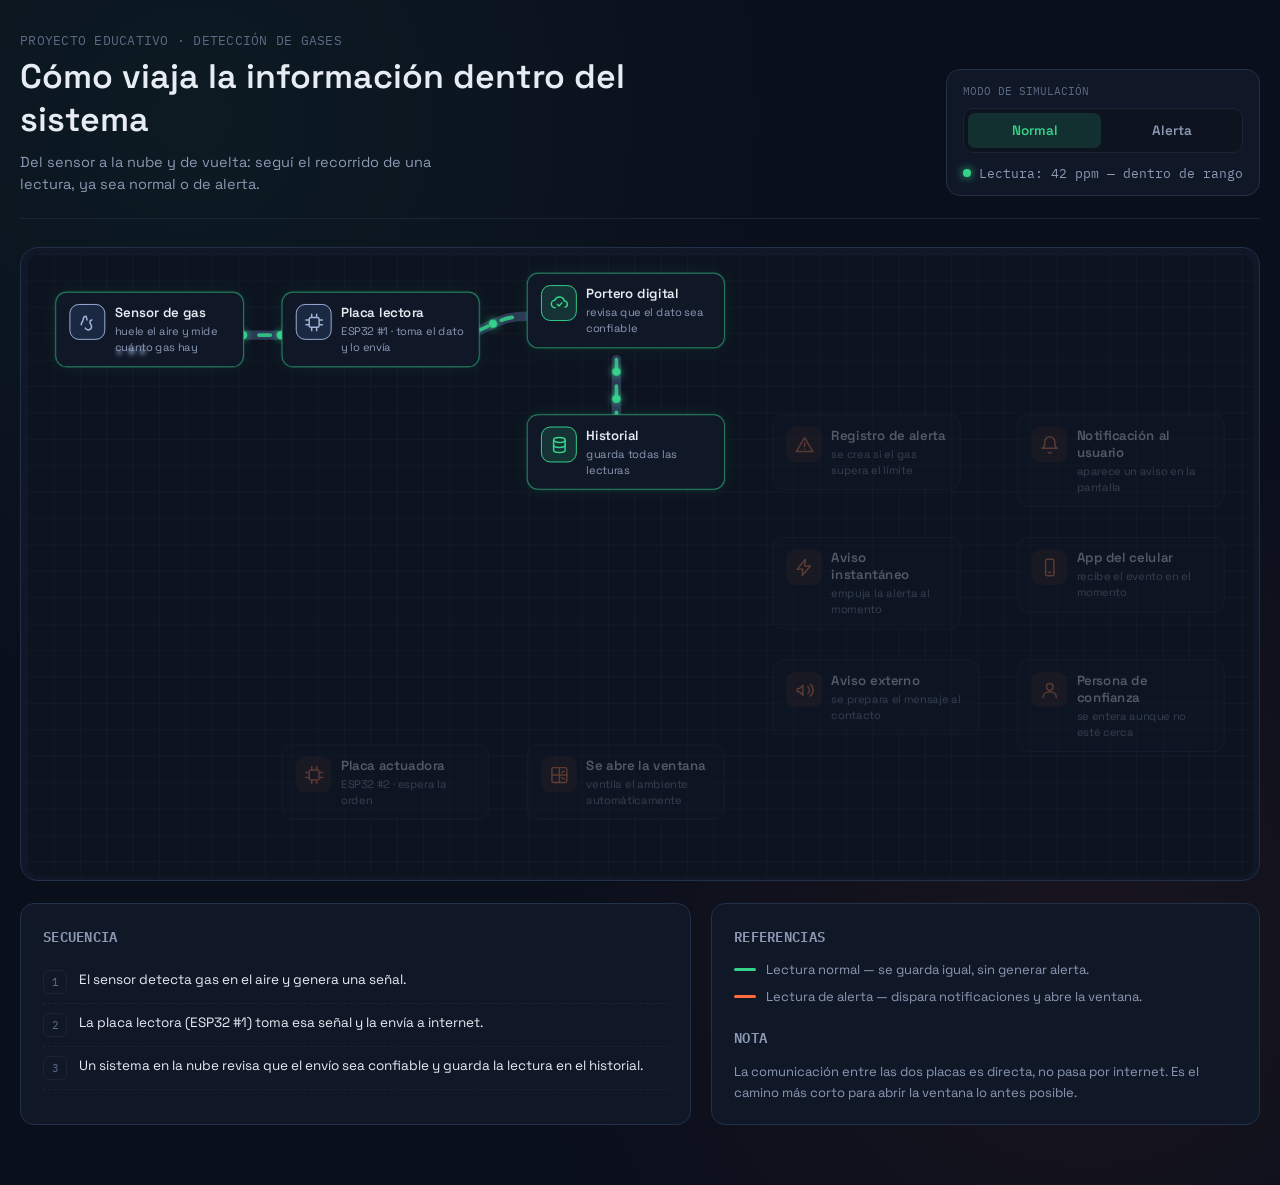
<file: explain/index.html>
<!DOCTYPE html>
<html lang="es">
<head>
<meta charset="UTF-8">
<meta name="viewport" content="width=device-width, initial-scale=1.0">
<title>Flujo de datos · Detector de gas MQ2</title>
<link rel="preconnect" href="https://fonts.googleapis.com">
<link href="https://fonts.googleapis.com/css2?family=Space+Grotesk:wght@400;500;600;700&family=IBM+Plex+Mono:wght@400;500;600&display=swap" rel="stylesheet">
<style>
  :root{
    --bg: #0a0f1c;
    --panel: #101828;
    --panel-2: #0d1420;
    --border: #223049;
    --border-soft: #1a2436;
    --wire: #2b3a55;
    --text: #e7ecf3;
    --muted: #8b99b3;
    --muted-2: #5c6b85;
    --normal: #35d28a;
    --alert: #ff6a3d;
    --alert-2: #ff3b5c;
    --icon-neutral-bg: #1a2842;
    --icon-neutral-fg: #9fb4d9;
    --icon-normal-bg: rgba(53,210,138,0.14);
    --icon-normal-fg: #35d28a;
    --icon-alert-bg: rgba(255,106,61,0.14);
    --icon-alert-fg: #ff8a5c;
  }
  *{ box-sizing: border-box; }
  html,body{ margin:0; padding:0; }
  body{
    background: var(--bg);
    background-image:
      radial-gradient(circle at 15% 10%, rgba(53,210,138,0.06), transparent 40%),
      radial-gradient(circle at 85% 80%, rgba(255,106,61,0.06), transparent 40%);
    color: var(--text);
    font-family: 'Space Grotesk', sans-serif;
    min-height: 100vh;
    padding: 32px 20px 60px;
  }
  .wrap{ max-width: 1300px; margin: 0 auto; }

  header{
    display:flex;
    flex-wrap: wrap;
    justify-content: space-between;
    align-items: flex-end;
    gap: 20px;
    border-bottom: 1px solid var(--border-soft);
    padding-bottom: 22px;
    margin-bottom: 28px;
  }
  .kicker{
    font-family:'IBM Plex Mono', monospace;
    font-size: 12.5px;
    color: var(--muted-2);
    letter-spacing: 0.02em;
    margin: 0 0 8px;
  }
  h1{
    font-size: clamp(24px, 3.4vw, 34px);
    font-weight: 600;
    margin: 0;
    max-width: 640px;
    line-height: 1.25;
  }
  .lead{
    color: var(--muted);
    font-size: 14.5px;
    max-width: 440px;
    margin: 10px 0 0;
    line-height: 1.55;
  }

  .scenario{
    background: var(--panel);
    border: 1px solid var(--border);
    border-radius: 14px;
    padding: 14px 16px;
    min-width: 260px;
  }
  .scenario-label{
    font-family:'IBM Plex Mono', monospace;
    font-size: 11px;
    color: var(--muted-2);
    margin-bottom: 10px;
  }
  .switch-row{
    display:flex;
    background: var(--panel-2);
    border: 1px solid var(--border-soft);
    border-radius: 10px;
    padding: 4px;
    gap: 4px;
  }
  .switch-row button{
    flex: 1;
    border: none;
    background: transparent;
    color: var(--muted);
    font-family: 'Space Grotesk', sans-serif;
    font-weight: 600;
    font-size: 13.5px;
    padding: 9px 10px;
    border-radius: 7px;
    cursor: pointer;
    transition: background .25s ease, color .25s ease;
  }
  .switch-row button.active[data-mode="normal"]{
    background: rgba(53,210,138,0.15);
    color: var(--normal);
  }
  .switch-row button.active[data-mode="alerta"]{
    background: rgba(255,106,61,0.16);
    color: var(--alert);
  }
  .reading{
    margin-top: 12px;
    font-family:'IBM Plex Mono', monospace;
    font-size: 12.5px;
    color: var(--muted);
    display:flex;
    align-items:center;
    gap: 8px;
  }
  .dot-status{
    width: 8px; height:8px; border-radius:50%;
    background: var(--normal);
    box-shadow: 0 0 8px var(--normal);
  }
  body.mode-alerta .dot-status{
    background: var(--alert-2);
    box-shadow: 0 0 8px var(--alert-2);
  }

  .stage-wrapper{
    background: var(--panel);
    border: 1px solid var(--border);
    border-radius: 18px;
    padding: 6px;
    overflow: hidden;
  }
  .stage-scale{ transform-origin: top left; }
  .stage{
    position: relative;
    width: 1300px;
    height: 660px;
    background:
      linear-gradient(rgba(255,255,255,0.025) 1px, transparent 1px) 0 0/28px 28px,
      linear-gradient(90deg, rgba(255,255,255,0.025) 1px, transparent 1px) 0 0/28px 28px,
      var(--panel-2);
    border-radius: 14px;
  }

  .node{
    position:absolute;
    background: var(--panel);
    border: 1px solid var(--border);
    border-radius: 12px;
    padding: 12px 14px;
    transition: border-color .3s ease, box-shadow .3s ease, opacity .3s ease;
    display:flex;
    gap: 10px;
    align-items: flex-start;
  }
  .node .icon{
    width: 38px; height: 38px;
    border-radius: 10px;
    display:flex; align-items:center; justify-content:center;
    flex-shrink:0;
  }
  .node .icon svg{ width:21px; height:21px; }
  .icon.neutral{ background: var(--icon-neutral-bg); color: var(--icon-neutral-fg); }
  .icon.normal{ background: var(--icon-normal-bg); color: var(--icon-normal-fg); }
  .icon.alert{ background: var(--icon-alert-bg); color: var(--icon-alert-fg); }

  .node .body{ min-width:0; }
  .node .title{
    font-size: 14px;
    font-weight: 600;
    line-height: 1.3;
  }
  .node .sub{
    font-size: 11.8px;
    color: var(--muted);
    margin-top: 3px;
    line-height: 1.4;
  }
  .node.dim{ opacity: 0.32; }
  .node.on-normal{ border-color: rgba(53,210,138,0.55); box-shadow: 0 0 0 1px rgba(53,210,138,0.12), 0 0 18px rgba(53,210,138,0.08); }
  .node.on-alert{ border-color: rgba(255,106,61,0.6); box-shadow: 0 0 0 1px rgba(255,106,61,0.14), 0 0 18px rgba(255,106,61,0.1); }

  svg.wires{ position:absolute; inset:0; overflow: visible; }
  .wire{ fill:none; stroke: var(--wire); stroke-width: 10; stroke-linecap: round; }
  .wire[data-type="alert"]{
    stroke: rgba(255,106,61,0.12);
    opacity: 0;
    transition: opacity .3s ease;
  }
  body.mode-alerta .wire[data-type="alert"]{ opacity: 1; }
  body.mode-alerta .wire[data-type="always"]{ opacity: 0.35; }

  .pipe-flow{
    fill:none; stroke-linecap: round; stroke-width: 4;
    stroke-dasharray: 12 16;
    animation: flowMove linear infinite;
  }
  .pipe-flow-normal{ stroke: rgba(53,210,138,0.85); }
  .pipe-flow-alert{ stroke: rgba(255,106,61,0.9); opacity:0; }
  body.mode-alerta .pipe-flow-alert{ opacity: 1; }
  body.mode-alerta .pipe-flow-normal{ opacity: 0.4; }
  @keyframes flowMove{ to{ stroke-dashoffset: -56; } }

  .pellet-normal{ fill: var(--normal); filter: drop-shadow(0 0 4px rgba(53,210,138,0.9)); }
  .pellet-alert{ fill: var(--alert); filter: drop-shadow(0 0 5px rgba(255,106,61,0.95)); opacity:0; }
  body.mode-alerta .pellet-alert{ opacity: 1; }
  body.mode-alerta .pellet-normal{ opacity: 0.45; }

  .below{ display:grid; grid-template-columns: 1.1fr 0.9fr; gap: 20px; margin-top: 22px; }
  @media (max-width: 820px){ .below{ grid-template-columns: 1fr; } }

  .panel{ background: var(--panel); border: 1px solid var(--border); border-radius: 14px; padding: 20px 22px; }
  .panel h2{
    font-size: 14px; margin: 0 0 14px; color: var(--muted); font-weight: 600;
    font-family:'IBM Plex Mono', monospace; letter-spacing: 0.02em;
  }
  .steps{ list-style:none; margin:0; padding:0; counter-reset: step; }
  .steps li{
    counter-increment: step; display:flex; gap: 12px; padding: 9px 0;
    border-bottom: 1px dashed var(--border-soft); font-size: 13.5px; line-height: 1.5; color: var(--text);
  }
  .steps li:last-child{ border-bottom:none; }
  .steps li::before{
    content: counter(step);
    font-family:'IBM Plex Mono', monospace; font-size: 11px; color: var(--muted-2);
    border: 1px solid var(--border-soft); width: 22px; height:22px; border-radius:6px;
    display:flex; align-items:center; justify-content:center; flex-shrink:0;
  }
  .steps li.alert-only{ display:none; }
  body.mode-alerta .steps li.alert-only{ display:flex; }

  .legend{ display:flex; flex-direction:column; gap: 10px; }
  .legend-item{ display:flex; align-items:center; gap:10px; font-size: 13px; color: var(--muted); }
  .legend-swatch{ width: 22px; height: 3px; border-radius: 3px; }
  .legend-swatch.normal{ background: var(--normal); }
  .legend-swatch.alert{ background: var(--alert); }

  /* ---- efectos WOW ---- */
  h1{
    background: linear-gradient(100deg, var(--text) 40%, var(--normal) 50%, var(--text) 60%);
    background-size: 240% 100%;
    -webkit-background-clip: text;
    background-clip: text;
    color: transparent;
    animation: shimmer 6s ease-in-out infinite;
  }
  body.mode-alerta h1{
    background: linear-gradient(100deg, var(--text) 40%, var(--alert) 50%, var(--text) 60%);
    background-size: 240% 100%;
  }
  @keyframes shimmer{
    0%{ background-position: 200% 0; }
    100%{ background-position: -200% 0; }
  }

  #alertVignette{
    position: fixed; inset:0; pointer-events:none; z-index: 5;
    box-shadow: inset 0 0 0px rgba(255,59,92,0);
    opacity: 0;
    transition: opacity .4s ease;
  }
  body.mode-alerta #alertVignette{
    opacity: 1;
    animation: vignettePulse 2.4s ease-in-out infinite;
  }
  @keyframes vignettePulse{
    0%,100%{ box-shadow: inset 0 0 120px rgba(255,59,92,0.10); }
    50%{ box-shadow: inset 0 0 200px rgba(255,59,92,0.22); }
  }

  .dot-status{ position:relative; }
  .dot-status::after{
    content:''; position:absolute; inset:-6px; border-radius:50%;
    border: 1.5px solid var(--normal); opacity: 0;
    animation: sirenPing 1.8s ease-out infinite;
  }
  body.mode-alerta .dot-status::after{
    border-color: var(--alert-2);
    animation: sirenPing 0.9s ease-out infinite;
  }
  @keyframes sirenPing{
    0%{ transform: scale(0.6); opacity: .8; }
    100%{ transform: scale(2.2); opacity: 0; }
  }

  .node .icon{ position:relative; }
  .node.on-normal .icon.normal::after,
  .node.on-normal .icon.neutral::after,
  .node.on-alert .icon.alert::after{
    content:''; position:absolute; inset:0; border-radius:10px;
    border: 1.5px solid currentColor;
    animation: iconPing 2.2s ease-out infinite;
  }
  .node.dim .icon::after{ display:none; }
  @keyframes iconPing{
    0%{ transform: scale(1); opacity: .7; }
    80%{ opacity: 0; }
    100%{ transform: scale(1.7); opacity: 0; }
  }

  /* humo saliendo del sensor */
  .smoke{ position:absolute; left: 46px; top: 6px; width:60px; height:60px; pointer-events:none; }
  .smoke span{
    position:absolute; bottom:0; left:50%;
    width: 8px; height:8px; border-radius:50%;
    background: rgba(159,180,217,0.55);
    filter: blur(2px);
    animation: smokeRise 3.2s ease-in infinite;
  }
  .smoke span:nth-child(2){ left: 30%; animation-delay: 1.05s; width:6px; height:6px; }
  .smoke span:nth-child(3){ left: 70%; animation-delay: 2.1s; width:7px; height:7px; }
  body.mode-alerta .smoke span{
    background: rgba(255,106,61,0.75);
    filter: blur(2.5px) drop-shadow(0 0 6px rgba(255,60,60,0.6));
    animation-duration: 1.6s;
  }
  @keyframes smokeRise{
    0%{ transform: translate(-50%,0) scale(0.6); opacity: 0; }
    20%{ opacity: .9; }
    100%{ transform: translate(-50%,-46px) scale(1.6); opacity: 0; }
  }

  #n-window.on-alert .icon svg{ animation: windowPop .6s ease; }
  @keyframes windowPop{
    0%{ transform: scale(1) rotate(0deg); }
    40%{ transform: scale(1.25) rotate(-6deg); }
    70%{ transform: scale(0.95) rotate(3deg); }
    100%{ transform: scale(1) rotate(0deg); }
  }

  #readingText{ font-variant-numeric: tabular-nums; }
</style>
</head>
<body class="mode-normal">
<div id="alertVignette"></div>
<div class="wrap">

  <header>
    <div>
      <p class="kicker">PROYECTO EDUCATIVO · DETECCIÓN DE GASES</p>
      <h1>Cómo viaja la información dentro del sistema</h1>
      <p class="lead">Del sensor a la nube y de vuelta: seguí el recorrido de una lectura, ya sea normal o de alerta.</p>
    </div>

    <div class="scenario">
      <div class="scenario-label">MODO DE SIMULACIÓN</div>
      <div class="switch-row">
        <button data-mode="normal" class="active" onclick="setMode('normal')">Normal</button>
        <button data-mode="alerta" onclick="setMode('alerta')">Alerta</button>
      </div>
      <div class="reading">
        <span class="dot-status"></span>
        <span id="readingText">Lectura: 42 ppm — dentro de rango</span>
      </div>
    </div>
  </header>

  <div class="stage-wrapper">
    <div class="stage-scale" id="stageScale">
      <div class="stage" id="stage">

        <svg class="wires" id="wires" viewBox="0 0 1300 660">
          <path id="w1" class="wire" data-type="always" d="M190,86 C230,86 230,86 270,86"/>
          <path id="w2" class="wire" data-type="always" d="M450,86 C490,86 490,66 530,66"/>
          <path id="w3" class="wire" data-type="always" d="M625,112 C625,135 625,150 625,170"/>

          <path id="a1" class="wire" data-type="alert" d="M360,132 C360,300 370,420 370,520"/>
          <path id="a2" class="wire" data-type="alert" d="M720,66 C760,66 755,150 790,216"/>
          <path id="a3" class="wire" data-type="alert" d="M880,262 C880,278 880,290 880,300"/>
          <path id="a4" class="wire" data-type="alert" d="M970,346 C1010,346 1010,350 1050,350"/>
          <path id="a5" class="wire" data-type="alert" d="M1150,300 C1150,280 1150,265 1150,250"/>
          <path id="a6" class="wire" data-type="alert" d="M880,262 C880,340 890,395 890,430"/>
          <path id="a7" class="wire" data-type="alert" d="M990,476 C1020,476 1020,470 1050,470"/>
          <path id="a8" class="wire" data-type="alert" d="M470,566 C495,566 495,566 530,566"/>

          <g class="flowgroup"></g>
        </svg>

        <!-- MQ2 -->
        <div class="node" id="n-mq2" style="left:30px; top:40px; width:200px;">
          <div class="smoke"><span></span><span></span><span></span></div>
          <div class="icon neutral">
            <svg viewBox="0 0 24 24" fill="none" stroke="currentColor" stroke-width="1.8" stroke-linecap="round" stroke-linejoin="round">
              <path d="M4 15c0-3.5 2.5-4 2.5-7A3.5 3.5 0 0 1 10 4.5c0 2 1 2.5 1 4.5"/>
              <path d="M9 19a4 4 0 0 0 7.5-2c0-2.5-2-3-2-5.2A2.8 2.8 0 0 1 17 9"/>
              <circle cx="9" cy="19" r="0"/>
            </svg>
          </div>
          <div class="body">
            <div class="title">Sensor de gas</div>
            <div class="sub">huele el aire y mide cuánto gas hay</div>
          </div>
        </div>

        <!-- ESP32 1 -->
        <div class="node" id="n-esp1" style="left:270px; top:40px; width:210px;">
          <div class="icon neutral">
            <svg viewBox="0 0 24 24" fill="none" stroke="currentColor" stroke-width="1.8" stroke-linecap="round" stroke-linejoin="round">
              <rect x="6" y="6" width="12" height="12" rx="2"/>
              <path d="M9 2v3M15 2v3M9 19v3M15 19v3M2 9h3M2 15h3M19 9h3M19 15h3"/>
            </svg>
          </div>
          <div class="body">
            <div class="title">Placa lectora</div>
            <div class="sub">ESP32 #1 · toma el dato y lo envía</div>
          </div>
        </div>

        <!-- Edge function -->
        <div class="node" id="n-edge" style="left:530px; top:20px; width:210px;">
          <div class="icon normal">
            <svg viewBox="0 0 24 24" fill="none" stroke="currentColor" stroke-width="1.8" stroke-linecap="round" stroke-linejoin="round">
              <path d="M7 17a4.5 4.5 0 0 1-.5-9A6 6 0 0 1 18 9a3.8 3.8 0 0 1 1 7.4"/>
              <path d="m9.5 13 2 2 3.5-3.5"/>
            </svg>
          </div>
          <div class="body">
            <div class="title">Portero digital</div>
            <div class="sub">revisa que el dato sea confiable</div>
          </div>
        </div>

        <!-- DB lecturas -->
        <div class="node" id="n-db" style="left:530px; top:170px; width:210px;">
          <div class="icon normal">
            <svg viewBox="0 0 24 24" fill="none" stroke="currentColor" stroke-width="1.8" stroke-linecap="round" stroke-linejoin="round">
              <ellipse cx="12" cy="6" rx="7" ry="3"/>
              <path d="M5 6v6c0 1.7 3.1 3 7 3s7-1.3 7-3V6"/>
              <path d="M5 12v6c0 1.7 3.1 3 7 3s7-1.3 7-3v-6"/>
            </svg>
          </div>
          <div class="body">
            <div class="title">Historial</div>
            <div class="sub">guarda todas las lecturas</div>
          </div>
        </div>

        <!-- alertas -->
        <div class="node" id="n-alertas" style="left:790px; top:170px; width:200px;">
          <div class="icon alert">
            <svg viewBox="0 0 24 24" fill="none" stroke="currentColor" stroke-width="1.8" stroke-linecap="round" stroke-linejoin="round">
              <path d="M12 3 2 20h20L12 3Z"/>
              <path d="M12 10v4"/><path d="M12 17h.01"/>
            </svg>
          </div>
          <div class="body">
            <div class="title">Registro de alerta</div>
            <div class="sub">se crea si el gas supera el límite</div>
          </div>
        </div>

        <!-- realtime -->
        <div class="node" id="n-realtime" style="left:790px; top:300px; width:200px;">
          <div class="icon alert">
            <svg viewBox="0 0 24 24" fill="none" stroke="currentColor" stroke-width="1.8" stroke-linecap="round" stroke-linejoin="round">
              <path d="M13 2 3 14h7l-1 8 10-12h-7l1-8Z"/>
            </svg>
          </div>
          <div class="body">
            <div class="title">Aviso instantáneo</div>
            <div class="sub">empuja la alerta al momento</div>
          </div>
        </div>

        <!-- notify contact -->
        <div class="node" id="n-notify" style="left:790px; top:430px; width:220px;">
          <div class="icon alert">
            <svg viewBox="0 0 24 24" fill="none" stroke="currentColor" stroke-width="1.8" stroke-linecap="round" stroke-linejoin="round">
              <path d="M3 11v2a1 1 0 0 0 1 1h2l4 4V6L6 10H4a1 1 0 0 0-1 1Z"/>
              <path d="M16 8a5 5 0 0 1 0 8"/>
              <path d="M19 5a9 9 0 0 1 0 14"/>
            </svg>
          </div>
          <div class="body">
            <div class="title">Aviso externo</div>
            <div class="sub">se prepara el mensaje al contacto</div>
          </div>
        </div>

        <!-- app -->
        <div class="node" id="n-app" style="left:1050px; top:300px; width:220px;">
          <div class="icon alert">
            <svg viewBox="0 0 24 24" fill="none" stroke="currentColor" stroke-width="1.8" stroke-linecap="round" stroke-linejoin="round">
              <rect x="7" y="2" width="10" height="20" rx="2"/>
              <path d="M11 18h2"/>
            </svg>
          </div>
          <div class="body">
            <div class="title">App del celular</div>
            <div class="sub">recibe el evento en el momento</div>
          </div>
        </div>

        <!-- notif usuario -->
        <div class="node" id="n-usernotif" style="left:1050px; top:170px; width:220px;">
          <div class="icon alert">
            <svg viewBox="0 0 24 24" fill="none" stroke="currentColor" stroke-width="1.8" stroke-linecap="round" stroke-linejoin="round">
              <path d="M18 8a6 6 0 1 0-12 0c0 7-3 8-3 8h18s-3-1-3-8"/>
              <path d="M13.7 21a2 2 0 0 1-3.4 0"/>
            </svg>
          </div>
          <div class="body">
            <div class="title">Notificación al usuario</div>
            <div class="sub">aparece un aviso en la pantalla</div>
          </div>
        </div>

        <!-- persona confianza -->
        <div class="node" id="n-trusted" style="left:1050px; top:430px; width:220px;">
          <div class="icon alert">
            <svg viewBox="0 0 24 24" fill="none" stroke="currentColor" stroke-width="1.8" stroke-linecap="round" stroke-linejoin="round">
              <circle cx="12" cy="8" r="4"/>
              <path d="M4 21c0-4.4 3.6-7 8-7s8 2.6 8 7"/>
            </svg>
          </div>
          <div class="body">
            <div class="title">Persona de confianza</div>
            <div class="sub">se entera aunque no esté cerca</div>
          </div>
        </div>

        <!-- esp2 -->
        <div class="node" id="n-esp2" style="left:270px; top:520px; width:220px;">
          <div class="icon alert">
            <svg viewBox="0 0 24 24" fill="none" stroke="currentColor" stroke-width="1.8" stroke-linecap="round" stroke-linejoin="round">
              <rect x="6" y="6" width="12" height="12" rx="2"/>
              <path d="M9 2v3M15 2v3M9 19v3M15 19v3M2 9h3M2 15h3M19 9h3M19 15h3"/>
            </svg>
          </div>
          <div class="body">
            <div class="title">Placa actuadora</div>
            <div class="sub">ESP32 #2 · espera la orden</div>
          </div>
        </div>

        <!-- ventana -->
        <div class="node" id="n-window" style="left:530px; top:520px; width:210px;">
          <div class="icon alert">
            <svg viewBox="0 0 24 24" fill="none" stroke="currentColor" stroke-width="1.8" stroke-linecap="round" stroke-linejoin="round">
              <rect x="3" y="3" width="18" height="18" rx="2"/>
              <path d="M12 3v18M3 12h18"/>
              <path d="M15 9l3-2M15 15l3 2"/>
            </svg>
          </div>
          <div class="body">
            <div class="title">Se abre la ventana</div>
            <div class="sub">ventila el ambiente automáticamente</div>
          </div>
        </div>

      </div>
    </div>
  </div>

  <div class="below">
    <div class="panel">
      <h2>SECUENCIA</h2>
      <ol class="steps">
        <li>El sensor detecta gas en el aire y genera una señal.</li>
        <li>La placa lectora (ESP32 #1) toma esa señal y la envía a internet.</li>
        <li>Un sistema en la nube revisa que el envío sea confiable y guarda la lectura en el historial.</li>
        <li class="alert-only">Como el valor supera el límite seguro, se crea un registro de alerta.</li>
        <li class="alert-only">La alerta se empuja al instante hacia la app del celular.</li>
        <li class="alert-only">La app muestra una notificación al usuario y, en paralelo, se avisa a la persona de confianza.</li>
        <li class="alert-only">Al mismo tiempo, la placa lectora avisa directo a la placa actuadora.</li>
        <li class="alert-only">Esa placa recibe la orden y abre la ventana para ventilar el ambiente.</li>
      </ol>
    </div>

    <div class="panel">
      <h2>REFERENCIAS</h2>
      <div class="legend">
        <div class="legend-item"><span class="legend-swatch normal"></span> Lectura normal — se guarda igual, sin generar alerta.</div>
        <div class="legend-item"><span class="legend-swatch alert"></span> Lectura de alerta — dispara notificaciones y abre la ventana.</div>
      </div>
      <h2 style="margin-top:20px;">NOTA</h2>
      <p style="font-size:13px; color:var(--muted); line-height:1.6; margin:0;">
        La comunicación entre las dos placas es directa, no pasa por internet.
        Es el camino más corto para abrir la ventana lo antes posible.
      </p>
    </div>
  </div>

</div>

<script>
  let currentPpm = 42;
  function animateCount(from, to, suffix, duration){
    const el = document.getElementById('readingText');
    const start = performance.now();
    function step(now){
      const t = Math.min(1, (now - start) / duration);
      const eased = 1 - Math.pow(1 - t, 3);
      const val = Math.round(from + (to - from) * eased);
      el.textContent = 'Lectura: ' + val + ' ppm — ' + suffix;
      if(t < 1){ requestAnimationFrame(step); }
      else{ currentPpm = to; }
    }
    requestAnimationFrame(step);
  }

  function setMode(mode){
    document.body.classList.remove('mode-normal','mode-alerta');
    document.body.classList.add('mode-' + mode);
    document.querySelectorAll('.switch-row button').forEach(b=>{
      b.classList.toggle('active', b.dataset.mode === mode);
    });
    if(mode === 'alerta'){
      animateCount(currentPpm, 310, 'supera el límite', 900);
    } else {
      animateCount(currentPpm, 42, 'dentro de rango', 700);
    }

    const alertNodes = ['n-alertas','n-realtime','n-notify','n-app','n-usernotif','n-trusted','n-esp2','n-window'];
    alertNodes.forEach(id=>{
      const el = document.getElementById(id);
      el.classList.toggle('dim', mode !== 'alerta');
      el.classList.toggle('on-alert', mode === 'alerta');
    });
    ['n-mq2','n-esp1','n-edge','n-db'].forEach(id=>{
      document.getElementById(id).classList.toggle('on-normal', true);
    });
  }

  const svgNS = 'http://www.w3.org/2000/svg';
  const flowGroup = document.querySelector('.flowgroup');

  const wires = [
    {id:'w1', type:'normal', dur:1.6, count:2},
    {id:'w2', type:'normal', dur:1.5, count:2},
    {id:'w3', type:'normal', dur:1.3, count:2},
    {id:'a1', type:'alert', dur:2.6, count:2},
    {id:'a2', type:'alert', dur:1.6, count:2},
    {id:'a3', type:'alert', dur:1.0, count:2},
    {id:'a4', type:'alert', dur:1.3, count:2},
    {id:'a5', type:'alert', dur:1.0, count:2},
    {id:'a6', type:'alert', dur:2.0, count:2},
    {id:'a7', type:'alert', dur:1.3, count:2},
    {id:'a8', type:'alert', dur:1.2, count:2},
  ];

  wires.forEach(w=>{
    const original = document.getElementById(w.id);
    const flow = original.cloneNode();
    flow.removeAttribute('id');
    flow.classList.remove('wire');
    flow.classList.add('pipe-flow', w.type === 'alert' ? 'pipe-flow-alert' : 'pipe-flow-normal');
    flow.style.animationDuration = (w.dur * 1.6).toFixed(2) + 's';
    original.parentNode.insertBefore(flow, flowGroup);

    for(let i=0;i<w.count;i++){
      const circle = document.createElementNS(svgNS,'circle');
      circle.setAttribute('r', 4.4);
      circle.setAttribute('class', w.type === 'alert' ? 'pellet-alert' : 'pellet-normal');
      const motion = document.createElementNS(svgNS,'animateMotion');
      motion.setAttribute('dur', w.dur + 's');
      motion.setAttribute('repeatCount','indefinite');
      motion.setAttribute('begin', (i * (w.dur/w.count)).toFixed(2) + 's');
      motion.setAttribute('rotate','auto');
      const mpath = document.createElementNS(svgNS,'mpath');
      mpath.setAttributeNS('http://www.w3.org/1999/xlink','href','#'+w.id);
      motion.appendChild(mpath);
      circle.appendChild(motion);
      flowGroup.appendChild(circle);
    }
  });

  function fitStage(){
    const wrapper = document.querySelector('.stage-wrapper');
    const scaleEl = document.getElementById('stageScale');
    const available = wrapper.clientWidth - 12;
    const scale = Math.min(1, available / 1300);
    scaleEl.style.transform = 'scale(' + scale + ')';
    wrapper.style.height = (660 * scale + 12) + 'px';
  }
  window.addEventListener('resize', fitStage);
  window.addEventListener('load', fitStage);
  fitStage();
  setMode('normal');
</script>
</body>
</html>
</file>
<file: styles.css>
/* ============================================================
   Monóxido de Carbono · Guía informativa — estilos
   ============================================================ */

:root {
  --radius: 0.75rem;

  --background: hsl(38 24% 95%);
  --foreground: hsl(222 30% 13%);
  --surface: hsl(40 30% 99%);
  --muted: hsl(220 12% 43%);
  --amber: hsl(36 91% 48%);
  --red: hsl(4 78% 48%);
  --teal: hsl(174 57% 34%);
  --ink: hsl(222 30% 13%);
  --border: hsl(222 30% 13% / 12%);

  --ease-bento: cubic-bezier(0.32, 0.72, 0, 1);

  --font-sans: "Inter", system-ui, sans-serif;
  --font-serif: "Fraunces", Georgia, serif;
  --font-mono: "JetBrains Mono", ui-monospace, monospace;
}

* {
  margin: 0;
  padding: 0;
  box-sizing: border-box;
}

html {
  scroll-behavior: smooth;
}

body {
  background-color: var(--background);
  color: var(--foreground);
  font-family: var(--font-sans);
  -webkit-font-smoothing: antialiased;
}

/* ---------- utilidades de color ---------- */
.text-red   { color: var(--red); }
.text-amber { color: var(--amber); }
.text-teal  { color: var(--teal); }
.text-muted { color: var(--muted); }
.bg-teal    { background-color: var(--teal); }
.bg-amber   { background-color: var(--amber); }
.bg-red     { background-color: var(--red); }
.em-red     { color: var(--red); }
.em-red     { font-style: normal; }
.mt         { margin-top: 1.25rem; }

/* ---------- top bar ---------- */
.topbar {
  position: sticky;
  top: 0;
  z-index: 20;
  border-bottom: 1px solid var(--border);
  background: hsl(210 22% 97% / 0.8);
  backdrop-filter: blur(12px);
}

.topbar-inner {
  max-width: 72rem;
  margin: 0 auto;
  padding: 0 1.5rem;
  height: 4rem;
  display: flex;
  align-items: center;
  justify-content: space-between;
}

.brand {
  display: flex;
  align-items: center;
  gap: 0.625rem;
}

.brand-badge {
  width: 1.75rem;
  height: 1.75rem;
  display: grid;
  place-items: center;
  border-radius: 9999px;
  background: var(--foreground);
  color: var(--background);
  font-family: var(--font-mono);
  font-size: 13px;
  font-weight: 500;
}

.brand-name {
  font-family: var(--font-serif);
  font-size: 1.125rem;
  letter-spacing: -0.01em;
}

.nav {
  display: none;
  gap: 1.75rem;
  font-size: 0.875rem;
  color: var(--muted);
}

.nav a {
  color: inherit;
  text-decoration: none;
  transition: color 0.2s;
}

.nav a:hover { color: var(--foreground); }

@media (min-width: 768px) {
  .nav { display: flex; }
}

/* ---------- botones ---------- */
.btn {
  display: inline-flex;
  align-items: center;
  justify-content: center;
  border-radius: 9999px;
  font-size: 0.875rem;
  font-weight: 500;
  text-decoration: none;
  transition: background-color 0.2s;
  cursor: pointer;
  border: none;
}

.btn-red    { background: var(--red); color: #fff; padding: 0.5rem 1rem; }
.btn-red:hover { background: hsl(4 74% 40%); }
.btn-dark   { background: var(--foreground); color: var(--background); padding: 0.75rem 1.25rem; }
.btn-dark:hover { background: hsl(215 22% 22%); }
.btn-outline {
  border: 1px solid hsl(215 22% 12% / 15%);
  padding: 0.75rem 1.25rem;
  color: var(--foreground);
}
.btn-outline:hover { background: hsl(215 22% 12% / 5%); }
.btn-amber  { background: var(--amber); color: var(--foreground); padding: 0.75rem 1.25rem; }
.btn-amber:hover { background: hsl(38 92% 45%); }

/* ---------- layout ---------- */
.main {
  max-width: 72rem;
  margin: 0 auto;
  padding: 0 1.5rem;
}

.section { padding: 2rem 0; }

.section-head {
  display: flex;
  align-items: flex-end;
  justify-content: space-between;
  margin-bottom: 1.25rem;
  gap: 1rem;
  flex-wrap: wrap;
}

.section-title {
  font-family: var(--font-serif);
  font-size: 1.875rem;
  letter-spacing: -0.01em;
  text-wrap: balance;
}

.eyebrow {
  font-family: var(--font-mono);
  font-size: 11px;
  text-transform: uppercase;
  letter-spacing: 0.2em;
  color: var(--muted);
}

.mono-note {
  font-family: var(--font-mono);
  font-size: 11px;
  color: var(--muted);
}

.grid-2 { display: grid; gap: 1.25rem; }
.grid-3 { display: grid; gap: 1.25rem; }
.grid-4 { display: grid; gap: 1rem; }
.grid-12 { display: grid; gap: 1.25rem; }

@media (min-width: 768px) {
  .grid-2 { grid-template-columns: repeat(2, 1fr); }
  .grid-3 { grid-template-columns: repeat(3, 1fr); }
  .grid-4 { grid-template-columns: repeat(2, 1fr); }
  .grid-12 { grid-template-columns: repeat(12, 1fr); }
  .span-7 { grid-column: span 7; }
  .span-5 { grid-column: span 5; }
}

@media (min-width: 1024px) {
  .grid-4 { grid-template-columns: repeat(4, 1fr); }
}

/* ---------- tarjetas ---------- */
.card {
  border: 1px solid var(--border);
  background: var(--surface);
  border-radius: 1rem;
  padding: 1.5rem;
}

.card-red-tint {
  background: hsl(4 74% 46% / 0.06);
}

.card-quote {
  margin-top: 0.5rem;
  font-family: var(--font-serif);
  font-size: 1.25rem;
  text-wrap: balance;
}

.card-title {
  font-family: var(--font-serif);
  font-size: 1.125rem;
  margin-top: 0.75rem;
  letter-spacing: -0.01em;
  text-wrap: balance;
}

.card-text {
  margin-top: 0.5rem;
  font-size: 0.875rem;
  line-height: 1.6;
  color: var(--muted);
  text-wrap: pretty;
}

.risk {
  margin-top: 1rem;
  font-family: var(--font-mono);
  font-size: 11px;
}

.stat {
  font-family: var(--font-serif);
  font-size: 2.25rem;
  letter-spacing: -0.02em;
}

/* ---------- hero ---------- */
.hero {
  padding-top: 2.5rem;
  padding-bottom: 1rem;
}

.hero-card {
  border: 1px solid var(--border);
  border-radius: 1.5rem;
  padding: 2rem;
  background: linear-gradient(135deg, hsl(222 30% 13%), hsl(222 29% 20%));
  color: hsl(38 24% 95%);
  box-shadow: 0 1.5rem 3rem hsl(222 30% 13% / 0.13);
}

@media (min-width: 768px) {
  .hero-card { padding: 2.5rem; }
}

.hero-title {
  font-family: var(--font-serif);
  font-size: 2.9rem;
  line-height: 1.02;
  letter-spacing: -0.02em;
  text-wrap: balance;
  margin-top: 1.25rem;
}

@media (min-width: 768px) {
  .hero-title { font-size: 3.6rem; }
}

.hero-lead {
  margin-top: 1.5rem;
  max-width: 42ch;
  font-size: 1.125rem;
  line-height: 1.7;
  color: hsl(38 24% 95% / 0.72);
  text-wrap: pretty;
}

.hero-actions {
  margin-top: 2rem;
  display: flex;
  flex-wrap: wrap;
  gap: 0.75rem;
}

.hero-side {
  display: flex;
  flex-direction: column;
  gap: 1.25rem;
}

.hero-card .eyebrow { color: hsl(38 24% 95% / 0.6); }
.hero-card .btn-outline { border-color: hsl(38 24% 95% / 0.3); color: hsl(38 24% 95%); }
.hero-card .btn-outline:hover { background: hsl(38 24% 95% / 0.1); }

/* ---------- sistema conectado ---------- */
.system-section { padding-top: 3rem; }

.section-intro {
  max-width: 31ch;
  color: var(--muted);
  font-size: 0.9rem;
  line-height: 1.55;
}

.system-status {
  display: grid;
  gap: 0.75rem;
  padding: 1rem 1.25rem;
  border: 1px solid var(--border);
  border-radius: 0.9rem;
  background: var(--surface);
  font-size: 0.78rem;
}

.status-live, .dashboard-sync {
  display: inline-flex;
  align-items: center;
  gap: 0.45rem;
  color: var(--teal);
  font-family: var(--font-mono);
  font-size: 0.7rem;
  text-transform: uppercase;
  letter-spacing: 0.08em;
}

.status-dot {
  display: inline-block;
  width: 0.5rem;
  height: 0.5rem;
  border-radius: 50%;
  background: #53b59f;
  box-shadow: 0 0 0 4px hsl(174 57% 34% / 0.12);
}

.status-label { color: var(--muted); }

.system-flow {
  display: grid;
  align-items: stretch;
  gap: 0.65rem;
  margin-top: 1rem;
}

.flow-node {
  position: relative;
  min-height: 11.5rem;
  padding: 1.3rem;
  border: 1px solid var(--border);
  border-top: 3px solid var(--teal);
  border-radius: 0.85rem;
  background: var(--surface);
}

.flow-cloud { border-top-color: var(--amber); }
.flow-alert { border-top-color: var(--red); }
.flow-action { border-top-color: var(--foreground); }

.flow-index, .flow-kicker {
  font-family: var(--font-mono);
  font-size: 0.68rem;
  text-transform: uppercase;
  letter-spacing: 0.12em;
}

.flow-index { color: var(--muted); }
.flow-kicker { display: block; margin-top: 1.5rem; color: var(--muted); }
.flow-node h3 { margin-top: 0.4rem; font-size: 1.1rem; }
.flow-node p { margin-top: 0.55rem; color: var(--muted); font-size: 0.82rem; line-height: 1.55; }
.flow-arrow { display: none; align-self: center; color: var(--red); font-size: 1.4rem; }

.system-note {
  display: flex;
  flex-wrap: wrap;
  gap: 0.35rem 1rem;
  margin-top: 1rem;
  padding: 1.1rem 1.25rem;
  border-left: 4px solid var(--red);
  background: hsl(4 78% 48% / 0.07);
  font-size: 0.88rem;
  line-height: 1.55;
}

.system-note strong { color: var(--red); }
.system-note span { color: var(--muted); }

/* ---------- dashboard de respuesta ---------- */
.response-section { padding-bottom: 3rem; }
.response-layout { display: grid; gap: 1.5rem; align-items: center; }
.response-copy { max-width: 48ch; margin: 1rem 0 1.25rem; color: var(--muted); font-size: 0.95rem; line-height: 1.7; }

.dashboard-preview {
  overflow: hidden;
  border-radius: 1rem;
  background: var(--foreground);
  color: hsl(38 24% 95%);
  box-shadow: 0 1.5rem 3rem hsl(222 30% 13% / 0.16);
}

.dashboard-top, .dashboard-footer {
  display: flex;
  justify-content: space-between;
  gap: 1rem;
  padding: 1rem 1.1rem;
  font-family: var(--font-mono);
  font-size: 0.63rem;
  letter-spacing: 0.1em;
  text-transform: uppercase;
}

.dashboard-top { border-bottom: 1px solid hsl(38 24% 95% / 0.12); color: hsl(38 24% 95% / 0.6); }
.dashboard-footer { color: hsl(38 24% 95% / 0.45); border-top: 1px solid hsl(38 24% 95% / 0.12); }
.threat-row { display: grid; grid-template-columns: auto 1fr auto; gap: 0.75rem; align-items: center; padding: 1rem 1.1rem; border-bottom: 1px solid hsl(38 24% 95% / 0.1); }
.threat-marker { width: 0.65rem; height: 0.65rem; border-radius: 50%; background: var(--red); box-shadow: 0 0 0 5px hsl(4 78% 48% / 0.16); }
.threat-high .threat-marker { background: var(--amber); box-shadow: 0 0 0 5px hsl(36 91% 48% / 0.16); }
.threat-watch .threat-marker { background: #53b59f; box-shadow: 0 0 0 5px hsl(174 57% 34% / 0.16); }
.threat-row strong, .threat-row small { display: block; }
.threat-row strong { font-size: 0.82rem; }
.threat-row small { margin-top: 0.25rem; color: hsl(38 24% 95% / 0.56); font-size: 0.7rem; }
.threat-row b { font-family: var(--font-mono); font-size: 0.62rem; color: var(--red); }
.threat-high b { color: var(--amber); }
.threat-watch b { color: #53b59f; }

/* visual del gas */
.gas-visual {
  position: relative;
  height: 11rem;
  overflow: hidden;
  border-radius: 1rem;
  background: hsl(215 22% 12% / 5%);
  margin-top: 0.75rem;
}

.gas-blob {
  position: absolute;
  border-radius: 9999px;
  animation: breathe 7s ease-in-out infinite;
}

.gas-blob-a {
  width: 150px;
  height: 150px;
  left: -30px;
  top: -20px;
  background: hsl(210 40% 70% / 0.5);
  filter: blur(30px);
}

.gas-blob-b {
  width: 170px;
  height: 170px;
  right: -40px;
  bottom: -30px;
  background: hsl(210 40% 65% / 0.45);
  filter: blur(34px);
  animation: breathe 9s var(--ease-bento) infinite reverse;
}

.gas-caption {
  position: absolute;
  bottom: 0.75rem;
  left: 1rem;
  font-family: var(--font-mono);
  font-size: 10px;
  text-transform: uppercase;
  letter-spacing: 0.15em;
  color: var(--muted);
}

/* ---------- franja de cita ---------- */
.quote-band {
  margin-top: 1.25rem;
  border-radius: 1.5rem;
  padding: 1.5rem;
  background: linear-gradient(180deg, hsl(210 22% 95%), hsl(210 15% 94%));
}

@media (min-width: 768px) {
  .quote-band { padding: 2rem; }
}

.quote-text {
  font-family: var(--font-serif);
  font-size: 1.5rem;
  line-height: 1.35;
  text-wrap: balance;
}

@media (min-width: 768px) {
  .quote-text { font-size: 1.875rem; }
}

.quote-note {
  margin-top: 1rem;
  font-family: var(--font-mono);
  font-size: 11px;
  text-transform: uppercase;
  letter-spacing: 0.18em;
  color: var(--muted);
}

/* ---------- medidor interactivo ---------- */
.meter-card { border-radius: 1.5rem; padding: 1.75rem; }

.meter-grid {
  display: grid;
  gap: 2rem;
}

@media (min-width: 1024px) {
  .meter-grid { grid-template-columns: 5fr 7fr; }
}

.meter-value {
  margin-top: 1rem;
  display: flex;
  align-items: baseline;
  justify-content: space-between;
}

.meter-number {
  font-family: var(--font-serif);
  font-size: 3rem;
  letter-spacing: -0.02em;
}

.meter-unit {
  font-family: var(--font-mono);
  font-size: 0.875rem;
  color: var(--muted);
}

.co-range {
  -webkit-appearance: none;
  appearance: none;
  width: 100%;
  height: 6px;
  margin-top: 1rem;
  border-radius: 9999px;
  background: linear-gradient(
    90deg,
    var(--teal) 0%,
    var(--teal) 18%,
    var(--amber) 45%,
    var(--red) 100%
  );
  outline: none;
}

.co-range::-webkit-slider-thumb {
  -webkit-appearance: none;
  appearance: none;
  width: 24px;
  height: 24px;
  border-radius: 9999px;
  background: var(--surface);
  border: 2px solid var(--foreground);
  box-shadow: 0 4px 12px -4px rgba(0, 0, 0, 0.4);
  cursor: pointer;
}

.co-range::-moz-range-thumb {
  width: 24px;
  height: 24px;
  border-radius: 9999px;
  background: var(--surface);
  border: 2px solid var(--foreground);
  box-shadow: 0 4px 12px -4px rgba(0, 0, 0, 0.4);
  cursor: pointer;
}

.meter-scale {
  margin-top: 0.5rem;
  display: flex;
  justify-content: space-between;
  font-family: var(--font-mono);
  font-size: 11px;
  color: var(--muted);
}

.meter-result-head {
  display: flex;
  flex-wrap: wrap;
  align-items: center;
  gap: 0.75rem;
}

.badge {
  border-radius: 9999px;
  padding: 0.25rem 0.75rem;
  font-size: 0.75rem;
  font-weight: 600;
  text-transform: uppercase;
  letter-spacing: 0.16em;
}

.badge-teal  { background: hsl(174 45% 40% / 0.15); color: var(--teal); }
.badge-amber { background: hsl(38 92% 50% / 0.15);  color: var(--amber); }
.badge-red   { background: hsl(4 74% 46% / 0.15);   color: var(--red); }
.badge-dark  { background: var(--foreground); color: var(--background); }

.meter-effect {
  margin-top: 1rem;
  font-family: var(--font-serif);
  font-size: 1.5rem;
  line-height: 1.35;
  text-wrap: balance;
}

/* ---------- barras COHb ---------- */
.bars { margin-top: 1.25rem; display: grid; gap: 1rem; }

.bar-labels {
  display: flex;
  justify-content: space-between;
  font-family: var(--font-mono);
  font-size: 0.75rem;
  margin-bottom: 0.375rem;
}

.bar-track {
  height: 0.5rem;
  overflow: hidden;
  border-radius: 9999px;
  background: hsl(215 22% 12% / 10%);
}

.bar-fill {
  height: 100%;
  border-radius: 9999px;
  animation: fillbar 0.9s var(--ease-bento) both;
}

/* ---------- grilla ppm ---------- */
.ppm-grid {
  margin-top: 1rem;
  display: grid;
  grid-template-columns: repeat(3, 1fr);
  gap: 0.5rem;
}

.ppm-cell {
  border: 1px solid var(--border);
  border-radius: 0.75rem;
  background: var(--surface);
  padding: 0.75rem;
  text-align: center;
}

.ppm-cell-dark {
  background: var(--foreground);
  color: var(--background);
  border-color: transparent;
}

.ppm-value {
  font-family: var(--font-serif);
  font-size: 1.5rem;
  letter-spacing: -0.01em;
}

.ppm-sub {
  margin-top: 0.25rem;
  font-size: 11px;
}

.ppm-cell-dark .ppm-sub { opacity: 0.7; }

/* ---------- chips y listas ---------- */
.chip {
  display: inline-block;
  border-radius: 9999px;
  padding: 0.25rem 0.75rem;
  font-size: 0.75rem;
  font-weight: 600;
}

.chip-amber { background: var(--amber); color: var(--foreground); }
.chip-red   { background: var(--red); color: #fff; }
.chip-dark  { background: var(--foreground); color: var(--background); }

.risk-list {
  margin-top: 0.75rem;
  list-style: none;
  display: grid;
  gap: 0.5rem;
  font-size: 0.875rem;
  color: var(--muted);
}

/* ---------- pasos de emergencia ---------- */
.steps {
  overflow: hidden;
  border: 1px solid var(--border);
  border-radius: 1.5rem;
  background: var(--surface);
  display: grid;
}

.step {
  padding: 1.5rem;
  border-bottom: 1px solid var(--border);
}

.step:last-child { border-bottom: none; }

.step-highlight { background: hsl(38 92% 50% / 0.1); }

.step-text-strong { color: var(--foreground); }

@media (min-width: 768px) {
  .steps { grid-template-columns: repeat(5, 1fr); }
  .step { border-bottom: none; border-right: 1px solid var(--border); }
  .step:last-child { border-right: none; }
}

/* ---------- banda CTA ---------- */
.cta-band {
  margin-top: 1.25rem;
  display: flex;
  flex-wrap: wrap;
  align-items: center;
  justify-content: space-between;
  gap: 1rem;
  border-radius: 1rem;
  background: var(--foreground);
  color: var(--background);
  padding: 1.5rem;
}

.cta-eyebrow { opacity: 0.6; color: var(--background); }

.cta-title {
  margin-top: 0.25rem;
  font-family: var(--font-serif);
  font-size: 1.5rem;
  letter-spacing: -0.01em;
}

/* ---------- footer ---------- */
.footer {
  margin-top: 1rem;
  border-top: 1px solid var(--border);
}

.footer-inner {
  max-width: 72rem;
  margin: 0 auto;
  padding: 2rem 1.5rem;
  display: flex;
  flex-wrap: wrap;
  align-items: center;
  justify-content: space-between;
  gap: 0.75rem;
  font-size: 0.875rem;
  color: var(--muted);
}

.footer-brand {
  font-family: var(--font-serif);
  font-size: 1rem;
  color: var(--foreground);
}

.footer-sources {
  font-family: var(--font-mono);
  font-size: 11px;
  text-transform: uppercase;
  letter-spacing: 0.15em;
}

/* ---------- animaciones ---------- */
@keyframes fillbar {
  from { width: 0; }
}

@keyframes breathe {
  0%, 100% { transform: scale(1); opacity: 0.45; }
  50%      { transform: scale(1.12); opacity: 0.8; }
}

@media (min-width: 640px) {
  .system-status { grid-template-columns: auto repeat(3, 1fr); align-items: center; }
}

@media (min-width: 768px) {
  .system-flow { grid-template-columns: 1fr auto 1fr auto 1fr auto 1fr; }
  .flow-arrow { display: block; }
  .response-layout { grid-template-columns: 0.85fr 1.15fr; }
}

@media (max-width: 767px) {
  .topbar-inner { padding: 0 1rem; }
  .brand-name { font-size: 0.95rem; }
  .btn-red { padding: 0.5rem 0.75rem; font-size: 0.75rem; }
  .main { padding: 0 1rem; }
  .hero-card { padding: 1.5rem; }
  .hero-title { font-size: 2.55rem; }
  .section-title { font-size: 1.6rem; }
  .dashboard-top, .dashboard-footer { flex-wrap: wrap; }
}
</file>
